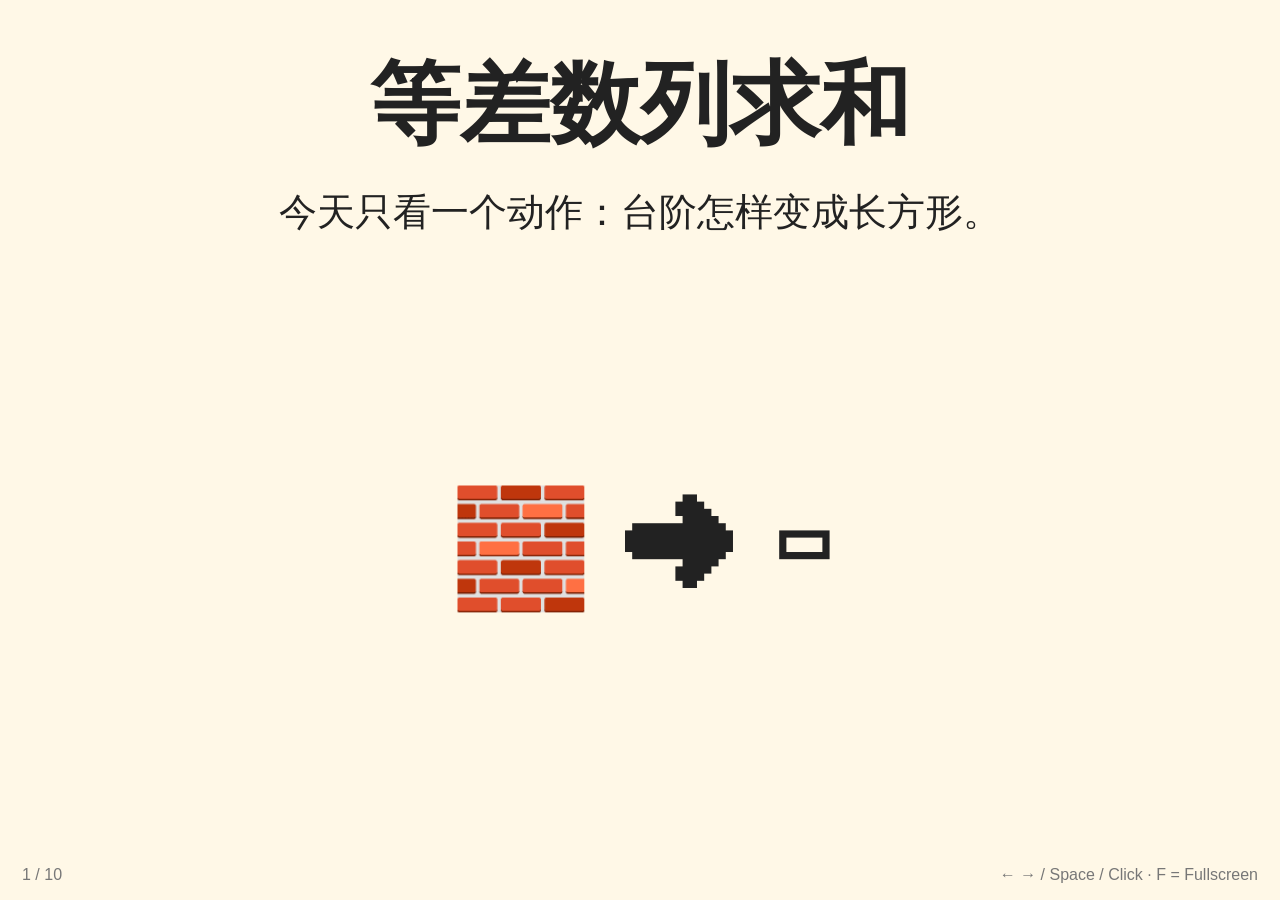
<file: lessons/arithmetic-series-staircase/index.html>
<!doctype html>
<html lang="zh-CN">
<head>
  <meta charset="utf-8" />
  <meta name="viewport" content="width=device-width, initial-scale=1" />
  <title>等差数列求和：台阶变长方形</title>
  <link rel="stylesheet" href="../../assets/story-deck.css" />
  <style>
    .stair-wrap {
      display: inline-flex;
      flex-direction: column;
      align-items: flex-start;
      gap: 4px;
      padding: 28px;
      background: #fff;
      border: 4px solid #222;
      border-radius: 24px;
      box-shadow: 0 8px 0 rgba(0,0,0,.16);
    }

    .stair-row { display: flex; gap: 4px; }

    .tiny-block {
      width: 34px;
      height: 34px;
      border: 2px solid #222;
      background: #ffcb69;
      border-radius: 5px;
    }

    .transform-stage {
      width: min(1050px, 92vw);
      height: min(590px, 64vh);
      background: #fff;
      border: 4px solid #222;
      border-radius: 28px;
      box-shadow: 0 8px 0 rgba(0,0,0,.16);
      position: relative;
      overflow: hidden;
    }

    .transform-stage svg {
      width: 100%;
      height: 100%;
      display: block;
    }

    .sq-a { fill: #ffcb69; stroke: #222; stroke-width: 2; }
    .sq-b { fill: #8ecae6; stroke: #222; stroke-width: 2; }
    .copy-layer { mix-blend-mode: multiply; }
    .sq-ghost { fill: none; stroke: #1565c0; stroke-width: 3; stroke-dasharray: 8 8; opacity: .45; }
    .rotation-center { fill: #d00000; opacity: 0; }
    .rect-outline { fill: none; stroke: #fb8500; stroke-width: 5; stroke-linejoin: round; }
    .svg-label {
      font: 800 24px -apple-system, BlinkMacSystemFont, "Segoe UI", "PingFang SC", "Microsoft YaHei", Arial, sans-serif;
      fill: #222;
    }
    .soft-label {
      font: 700 20px -apple-system, BlinkMacSystemFont, "Segoe UI", "PingFang SC", "Microsoft YaHei", Arial, sans-serif;
      fill: #666;
    }
    .sum-label {
      font: 900 28px -apple-system, BlinkMacSystemFont, "Segoe UI", "PingFang SC", "Microsoft YaHei", Arial, sans-serif;
      fill: #222;
    }
    .row-label {
      font: 800 18px -apple-system, BlinkMacSystemFont, "Segoe UI", "PingFang SC", "Microsoft YaHei", Arial, sans-serif;
      fill: #555;
    }

    .replay {
      position: absolute;
      right: 18px;
      bottom: 18px;
      border: 3px solid #222;
      background: #fff;
      border-radius: 999px;
      padding: 10px 18px;
      font-size: 18px;
      font-weight: 800;
      cursor: pointer;
    }

    .speed-controls {
      position: absolute;
      right: 18px;
      bottom: 68px;
      display: flex;
      gap: 8px;
      align-items: center;
      font-size: 16px;
      font-weight: 800;
      color: #555;
    }

    .speed-controls button {
      border: 2px solid #222;
      background: #fff;
      border-radius: 999px;
      padding: 6px 10px;
      font-size: 15px;
      font-weight: 900;
      cursor: pointer;
    }

    .speed-controls button.active { background: #ffcb69; }

    .animation-note {
      position: absolute;
      left: 24px;
      bottom: 16px;
      font-size: 18px;
      font-weight: 800;
      color: #555;
    }

    .count-card { min-width: min(880px, 90vw); }
    .count-grid {
      display: grid;
      grid-template-columns: 1fr auto 1fr;
      gap: 24px;
      align-items: center;
    }

    @media (max-width: 760px) {
      .tiny-block { width: 24px; height: 24px; }
      .transform-stage { height: 58vh; }
      .count-grid { grid-template-columns: 1fr; }
    }
  </style>
</head>
<body>
<div class="deck">
  <section class="slide active">
    <h1>等差数列求和</h1>
    <p class="center">今天只看一个动作：台阶怎样变成长方形。</p>
    <div class="stage"><div class="emoji">🧱 ➜ ▭</div></div>
  </section>

  <section class="slide">
    <h2>有 8 个台阶</h2>
    <p class="center">第 1 层 1 块，第 2 层 2 块……第 8 层 8 块。</p>
    <div class="stage">
      <div class="stair-wrap" aria-label="8 level staircase">
        <div class="stair-row"><div class="tiny-block"></div></div>
        <div class="stair-row"><div class="tiny-block"></div><div class="tiny-block"></div></div>
        <div class="stair-row"><div class="tiny-block"></div><div class="tiny-block"></div><div class="tiny-block"></div></div>
        <div class="stair-row"><div class="tiny-block"></div><div class="tiny-block"></div><div class="tiny-block"></div><div class="tiny-block"></div></div>
        <div class="stair-row"><div class="tiny-block"></div><div class="tiny-block"></div><div class="tiny-block"></div><div class="tiny-block"></div><div class="tiny-block"></div></div>
        <div class="stair-row"><div class="tiny-block"></div><div class="tiny-block"></div><div class="tiny-block"></div><div class="tiny-block"></div><div class="tiny-block"></div><div class="tiny-block"></div></div>
        <div class="stair-row"><div class="tiny-block"></div><div class="tiny-block"></div><div class="tiny-block"></div><div class="tiny-block"></div><div class="tiny-block"></div><div class="tiny-block"></div><div class="tiny-block"></div></div>
        <div class="stair-row"><div class="tiny-block"></div><div class="tiny-block"></div><div class="tiny-block"></div><div class="tiny-block"></div><div class="tiny-block"></div><div class="tiny-block"></div><div class="tiny-block"></div><div class="tiny-block"></div></div>
      </div>
    </div>
  </section>

  <section class="slide">
    <h2>问题</h2>
    <div class="stage"><div class="formula big">1 + 2 + 3 + 4 + 5 + 6 + 7 + 8 = ?</div></div>
    <p class="center">一个一个数可以，但太慢。有没有更好数的形状？</p>
  </section>

  <section class="slide transform-slide">
    <h2>复制同一个台阶，旋转后直接到位</h2>
    <p class="center">蓝色是黄色台阶的半透明复制品；重叠时还能看到下面的黄色。</p>
    <div class="stage">
      <div class="transform-stage" id="transformStage" aria-label="staircase duplicate animation">
        <svg id="stairSvg" viewBox="0 0 760 440" role="img" aria-label="A staircase is duplicated and rotated once to complete a rectangle"></svg>
        <div class="animation-note">原来的台阶：1 + 2 + 3 + 4 + 5 + 6 + 7 + 8</div>
        <div class="speed-controls" onclick="event.stopPropagation()">
          速度
          <button type="button" data-speed="9000">慢</button>
          <button type="button" data-speed="6500" class="active">中</button>
          <button type="button" data-speed="4200">快</button>
        </div>
        <button class="replay" type="button" onclick="replayTransform(event)">重播动画</button>
      </div>
    </div>
  </section>

  <section class="slide">
    <h2>现在它很好数</h2>
    <div class="stage">
      <div class="card count-card">
        <div class="count-grid">
          <div class="med center">8 行</div>
          <div class="big">×</div>
          <div class="med center">每行 9 块</div>
        </div>
        <p class="center big">8 × 9 = 72</p>
      </div>
    </div>
    <p class="center">但注意：这个长方形包含了两个一样的台阶。</p>
  </section>

  <section class="slide">
    <h2>所以只要一半</h2>
    <div class="stage"><div class="formula big">72 ÷ 2 = 36</div></div>
    <p class="center">原来的一个台阶，就是 36 块。</p>
  </section>

  <section class="slide">
    <h2>答案</h2>
    <div class="stage"><div class="formula big">1 + 2 + ... + 8 = 36</div></div>
  </section>

  <section class="slide">
    <h2>真正应该记住的不是答案</h2>
    <div class="stage"><div class="note"><p class="big">台阶 × 2 = 长方形</p><p>一个台阶 = 长方形 ÷ 2</p></div></div>
  </section>

  <section class="slide">
    <h2>推广</h2>
    <div class="stage"><div class="note"><p class="big">1 + 2 + ... + n</p><p>复制一份，拼成 n 行，每行 n+1 个。</p><p class="big">n × (n + 1) ÷ 2</p></div></div>
  </section>

  <section class="slide">
    <h2>更一般的公式</h2>
    <div class="stage"><div class="note"><p class="big">总和 = (首项 + 末项) × 项数 ÷ 2</p><p>本质上就是：两个相同的序列拼成一个长方形。</p></div></div>
  </section>
</div>
<script src="../../assets/story-deck.js"></script>
<script>
  const SVG_NS = 'http://www.w3.org/2000/svg';
  const CELL = 34;
  const GAP = 4;
  const STEP = CELL + GAP;
  const N = 8;
  const BASE_X = 172;
  const BASE_Y = 72;
  const FINAL_WIDTH = N * STEP + CELL;
  const FINAL_HEIGHT = (N - 1) * STEP + CELL;
  const ROTATE_CX = BASE_X + FINAL_WIDTH / 2;
  const ROTATE_CY = BASE_Y + FINAL_HEIGHT / 2;
  let stairAnimationId = null;
  let stairDuration = 6500;

  function clamp01(value) {
    return Math.max(0, Math.min(1, value));
  }

  function svgEl(name, attrs = {}, text = '') {
    const node = document.createElementNS(SVG_NS, name);
    Object.entries(attrs).forEach(([key, value]) => node.setAttribute(key, value));
    if (text) node.textContent = text;
    return node;
  }

  function addBlock(group, x, y, className) {
    group.appendChild(svgEl('rect', { class: className, x, y, width: CELL, height: CELL, rx: 4 }));
  }

  function buildStairGroup(className) {
    const group = svgEl('g');
    for (let row = 0; row < N; row++) {
      for (let col = 0; col <= row; col++) {
        addBlock(group, BASE_X + col * STEP, BASE_Y + row * STEP, className);
      }
    }
    return group;
  }

  function easeInOut(t) {
    const x = clamp01(t);
    return x < 0.5 ? 2 * x * x : 1 - Math.pow(-2 * x + 2, 2) / 2;
  }

  function setCopyTransform(copy, progress) {
    let opacity = 0.62;
    let rotation = 0;

    if (progress < 0.14) {
      opacity = 0.62 * clamp01(progress / 0.14);
    }

    if (progress >= 0.16) {
      const rotationProgress = clamp01((progress - 0.16) / 0.74);
      rotation = easeInOut(rotationProgress) * 180;
    }

    if (progress >= 0.90) {
      rotation = 180;
      const opacityProgress = clamp01((progress - 0.90) / 0.10);
      opacity = 0.62 + opacityProgress * 0.28;
    }

    if (progress >= 1) {
      rotation = 180;
      opacity = 0.90;
    }

    copy.setAttribute('opacity', opacity.toFixed(3));
    copy.setAttribute('transform', `rotate(${rotation.toFixed(3)} ${ROTATE_CX} ${ROTATE_CY})`);
  }

  function drawStairScene() {
    const svg = document.getElementById('stairSvg');
    if (!svg) return;
    svg.innerHTML = '';

    svg.appendChild(svgEl('text', { x: 70, y: 44, class: 'sum-label' }, '1 + 2 + 3 + 4 + 5 + 6 + 7 + 8'));
    svg.appendChild(svgEl('text', { x: 70, y: 74, class: 'soft-label' }, '每一行比上一行多 1 块，所以它是一个台阶。'));
    svg.appendChild(svgEl('text', { x: 470, y: 44, class: 'soft-label', id: 'phaseText' }, '第 1 步：复制品先和原台阶重叠'));

    for (let row = 0; row < N; row++) {
      svg.appendChild(svgEl('text', { x: BASE_X - 34, y: BASE_Y + row * STEP + 23, class: 'row-label', 'text-anchor': 'middle' }, String(row + 1)));
    }

    const original = buildStairGroup('sq-a');
    original.setAttribute('id', 'originalStair');
    svg.appendChild(original);

    const copy = buildStairGroup('sq-b copy-layer');
    copy.setAttribute('id', 'copyStair');
    copy.setAttribute('opacity', '0');
    copy.setAttribute('transform', `rotate(0 ${ROTATE_CX} ${ROTATE_CY})`);
    svg.appendChild(copy);

    svg.appendChild(svgEl('circle', { class: 'rotation-center', cx: ROTATE_CX, cy: ROTATE_CY, r: 4 }));

    const ghost = svgEl('rect', { class: 'sq-ghost', x: BASE_X, y: BASE_Y, width: FINAL_WIDTH, height: FINAL_HEIGHT, rx: 8 });
    svg.appendChild(ghost);

    const outline = svgEl('rect', {
      id: 'rectangleOutline', class: 'rect-outline', x: BASE_X - 6, y: BASE_Y - 6,
      width: FINAL_WIDTH + 12, height: FINAL_HEIGHT + 12, rx: 10, opacity: 0
    });
    svg.appendChild(outline);
  }

  function replayTransform(event) {
    if (event) event.stopPropagation();
    const copy = document.getElementById('copyStair');
    const outline = document.getElementById('rectangleOutline');
    const phaseText = document.getElementById('phaseText');
    if (!copy || !outline || !phaseText) return;
    if (stairAnimationId) cancelAnimationFrame(stairAnimationId);

    const start = performance.now();

    function frame(now) {
      const progress = Math.min((now - start) / stairDuration, 1);
      setCopyTransform(copy, progress);

      if (progress < 0.16) {
        phaseText.textContent = '第 1 步：复制品先和原台阶重叠，能看到下面还有黄色';
        outline.setAttribute('opacity', '0');
      } else if (progress < 0.90) {
        phaseText.textContent = '第 2 步：复制品只绕一个固定中心旋转，直接到位';
        outline.setAttribute('opacity', '0');
      } else {
        phaseText.textContent = '第 3 步：两个一样的台阶，刚好拼成长方形';
        outline.setAttribute('opacity', String(clamp01((progress - 0.90) / 0.10)));
      }

      if (progress < 1) stairAnimationId = requestAnimationFrame(frame);
    }

    stairAnimationId = requestAnimationFrame(frame);
  }

  function setSpeed(ms, button) {
    stairDuration = ms;
    document.querySelectorAll('[data-speed]').forEach(btn => btn.classList.toggle('active', btn === button));
    replayTransform();
  }

  document.querySelectorAll('[data-speed]').forEach(button => {
    button.addEventListener('click', event => {
      event.stopPropagation();
      setSpeed(Number(button.dataset.speed), button);
    });
  });

  drawStairScene();

  const observer = new MutationObserver(() => {
    const slide = document.querySelector('.transform-slide');
    if (slide?.classList.contains('active')) {
      drawStairScene();
      replayTransform();
    }
  });
  observer.observe(document.querySelector('.transform-slide'), { attributes: true, attributeFilter: ['class'] });
</script>
</body>
</html>
</file>
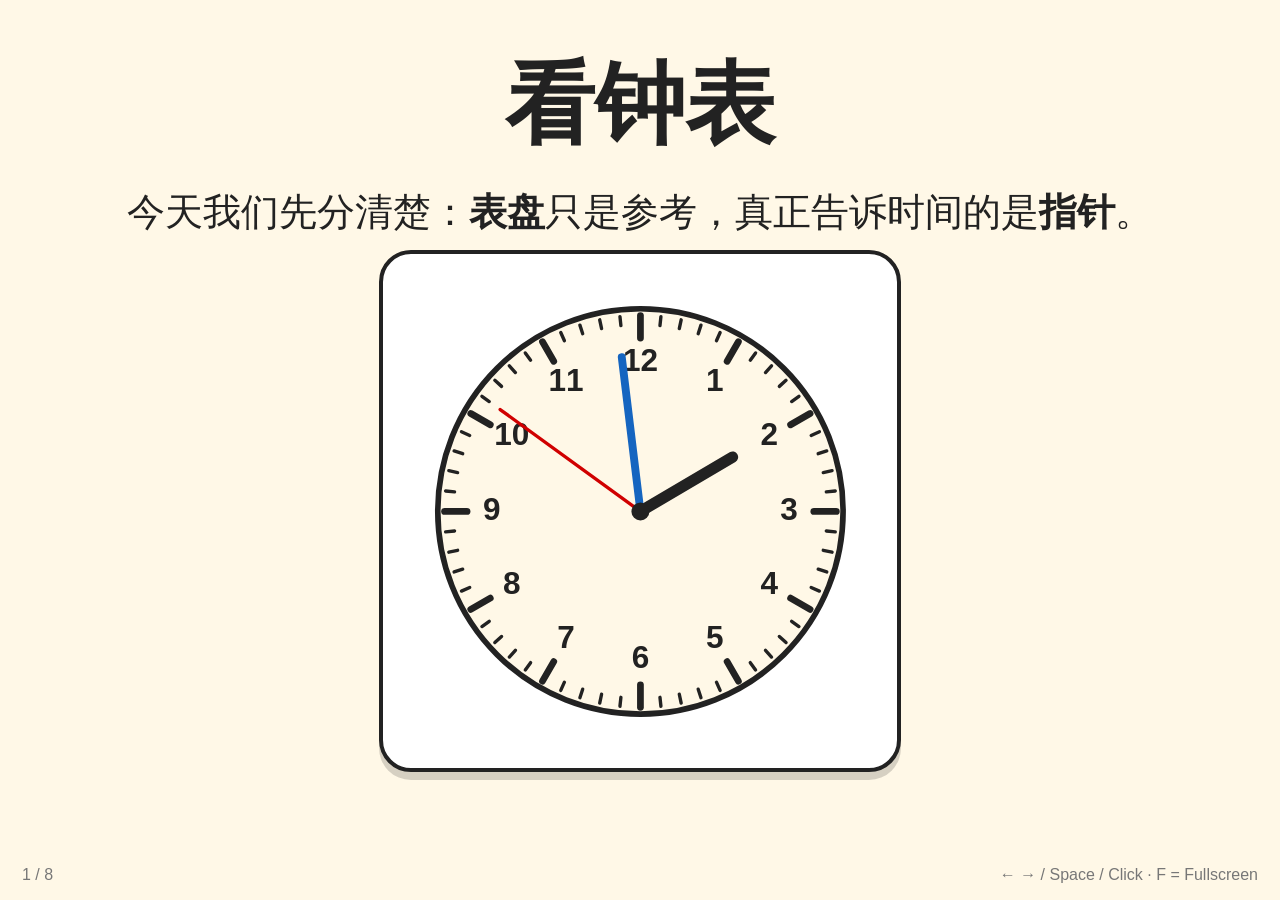
<file: lessons/clock-reading-hands/index.html>
<!doctype html>
<html lang="zh-CN">
<head>
  <meta charset="utf-8" />
  <meta name="viewport" content="width=device-width, initial-scale=1" />
  <title>看钟表：表盘和指针</title>
  <link rel="stylesheet" href="../../assets/story-deck.css" />
  <style>
    .clock-frame {
      width: min(620px, 76vw, 58vh);
      height: min(620px, 76vw, 58vh);
      display: grid;
      place-items: center;
      margin: 0 auto;
    }

    .clock-frame.wide {
      width: min(720px, 60vw, 62vh);
      height: min(720px, 60vw, 62vh);
    }

    .clock-card {
      width: 100%;
      height: 100%;
      background: #fff;
      border: 4px solid #222;
      border-radius: 32px;
      box-shadow: 0 8px 0 rgba(0,0,0,.16);
      display: grid;
      place-items: center;
    }

    .clock-card svg.clock {
      width: 92%;
      height: 92%;
      display: block;
    }

    .clock-stage {
      flex: 1;
      display: grid;
      grid-template-rows: 1fr auto;
      justify-items: center;
      align-items: center;
      gap: 16px;
      min-height: 0;
    }

    .control-slot {
      height: 72px;
      display: flex;
      align-items: center;
      justify-content: center;
    }

    .clock-face { fill: #fff8e7; stroke: #222; stroke-width: 5; }
    .tick { stroke: #222; stroke-width: 3; stroke-linecap: round; }
    .tick.major { stroke-width: 6; }
    .num { font: 900 28px -apple-system, BlinkMacSystemFont, "Segoe UI", "PingFang SC", "Microsoft YaHei", Arial, sans-serif; fill: #222; dominant-baseline: middle; text-anchor: middle; }
    .ref-num { font: 900 34px -apple-system, BlinkMacSystemFont, "Segoe UI", "PingFang SC", "Microsoft YaHei", Arial, sans-serif; fill: #222; dominant-baseline: middle; text-anchor: middle; }
    .hand-hour { stroke: #222; stroke-width: 10; stroke-linecap: round; }
    .hand-minute { stroke: #1565c0; stroke-width: 7; stroke-linecap: round; }
    .hand-second { stroke: #d00000; stroke-width: 3; stroke-linecap: round; }
    .pin { fill: #222; }
    .sweep-minute { fill: rgba(21,101,192,.20); stroke: none; }
    .sweep-hour { fill: rgba(251,133,0,.28); stroke: none; }
    .label { font: 800 24px -apple-system, BlinkMacSystemFont, "Segoe UI", "PingFang SC", "Microsoft YaHei", Arial, sans-serif; fill: #222; }
    .blue { color: #1565c0; }
    .red { color: #d00000; }
    .orange { color: #c2410c; }

    .mode-buttons {
      display: flex;
      justify-content: center;
      flex-wrap: wrap;
      gap: 14px;
    }

    .mode-buttons button, .action-btn {
      border: 4px solid #222;
      background: #fff;
      border-radius: 999px;
      padding: 12px 20px;
      font-size: 22px;
      font-weight: 900;
      cursor: pointer;
      box-shadow: 0 5px 0 rgba(0,0,0,.14);
    }

    .mode-buttons button.active { background: #ffcb69; }

    .formula-stack { display: grid; gap: 18px; width: min(1000px, 92vw); }
    .mini-equation {
      background: #fff;
      border: 4px solid #222;
      border-radius: 22px;
      padding: 18px 26px;
      font-size: clamp(28px, 4vw, 58px);
      font-weight: 900;
      text-align: center;
      box-shadow: 0 8px 0 rgba(0,0,0,.14);
    }

    .two-column {
      display: grid;
      grid-template-columns: 1fr .95fr;
      gap: 28px;
      width: min(1120px, 94vw);
      align-items: center;
      justify-items: center;
    }

    .answer-text {
      min-height: 64px;
      display: grid;
      place-items: center;
      font-size: clamp(28px, 4vw, 58px);
      font-weight: 900;
      color: #2d6a4f;
    }

    @media (max-width: 900px) {
      .two-column { grid-template-columns: 1fr; }
      .clock-frame.wide { width: min(520px, 72vw, 48vh); height: min(520px, 72vw, 48vh); }
    }
  </style>
</head>
<body>
<div class="deck">
  <section class="slide active">
    <h1>看钟表</h1>
    <p class="center">今天我们先分清楚：<b>表盘</b>只是参考，真正告诉时间的是<b>指针</b>。</p>
    <div class="clock-stage">
      <div class="clock-frame"><div id="liveFullClock" class="clock-card"></div></div>
      <div class="control-slot"></div>
    </div>
  </section>

  <section class="slide">
    <h2>同一个时间，换三种表盘</h2>
    <p class="center">点击下面按钮。注意：表盘变了，但时针、分针、秒针没有变。</p>
    <div class="clock-stage">
      <div class="clock-frame"><div id="modeClock" class="clock-card"></div></div>
      <div class="control-slot">
        <div class="mode-buttons">
          <button data-mode="full" class="active">完整数字</button>
          <button data-mode="quarter">只留 12 3 6 9</button>
          <button data-mode="blank">没有任何参考点</button>
        </div>
      </div>
    </div>
  </section>

  <section class="slide">
    <h2>第一层：完整表盘</h2>
    <p class="center">数字很多，最容易看。</p>
    <div class="clock-stage">
      <div class="clock-frame"><div id="fullClock" class="clock-card"></div></div>
      <div class="control-slot"></div>
    </div>
  </section>

  <section class="slide">
    <h2>第二层：只保留关键参考点</h2>
    <p class="center">只留下 12、3、6、9。其他位置要靠你自己想。</p>
    <div class="clock-stage">
      <div class="clock-frame"><div id="quarterClock" class="clock-card"></div></div>
      <div class="control-slot"></div>
    </div>
  </section>

  <section class="slide">
    <h2>第三层：没有表盘提示</h2>
    <p class="center">现在只看指针的位置。表盘消失了，时间关系还在。</p>
    <div class="clock-stage">
      <div class="clock-frame"><div id="blankClock" class="clock-card"></div></div>
      <div class="control-slot"></div>
    </div>
  </section>

  <section class="slide">
    <h2>9:00 到 9:30，指针怎么走？</h2>
    <p class="center">这里保留全部整点，方便看出时针到了 9 和 10 的正中间。</p>
    <div class="stage">
      <div class="two-column">
        <div class="clock-frame wide"><div id="animClock" class="clock-card"></div></div>
        <div class="formula-stack">
          <div class="mini-equation"><span class="blue">分针</span>：从 12 到 6，走半圈</div>
          <div class="mini-equation"><span class="orange">时针</span>：从 9 到 9 和 10 中间</div>
          <button class="action-btn" id="replayAnim" type="button">重播 9:00 → 9:30</button>
        </div>
      </div>
    </div>
  </section>

  <section class="slide">
    <h2>为什么 9:30 的时针不是正对 9？</h2>
    <div class="stage">
      <div class="formula-stack">
        <div class="mini-equation">30 分钟 = 半小时</div>
        <div class="mini-equation">时针也要走一点点</div>
        <div class="mini-equation">所以 9:30 的时针在 9 和 10 的中间</div>
      </div>
    </div>
  </section>

  <section class="slide">
    <h2>随机挑战</h2>
    <p class="center">先看空白表盘猜时间。点击“查看答案”后，会显示完整表盘和读数。</p>
    <div class="clock-stage">
      <div class="clock-frame"><div id="randomClock" class="clock-card"></div></div>
      <div class="control-slot">
        <div class="mode-buttons">
          <button class="action-btn" id="showAnswer" type="button">查看答案</button>
          <button class="action-btn" id="newRandom" type="button">换一个随机时间</button>
        </div>
      </div>
      <div class="answer-text" id="answerText"></div>
    </div>
  </section>
</div>
<script src="../../assets/story-deck.js"></script>
<script>
  const NS = 'http://www.w3.org/2000/svg';

  function polar(cx, cy, r, deg) {
    const rad = (deg - 90) * Math.PI / 180;
    return [cx + r * Math.cos(rad), cy + r * Math.sin(rad)];
  }

  function handAngle(type, h, m, s) {
    if (type === 'hour') return ((h % 12) + m / 60 + s / 3600) * 30;
    if (type === 'minute') return (m + s / 60) * 6;
    return s * 6;
  }

  function el(name, attrs = {}, text = '') {
    const node = document.createElementNS(NS, name);
    for (const [k, v] of Object.entries(attrs)) node.setAttribute(k, v);
    if (text) node.textContent = text;
    return node;
  }

  function sectorPath(cx, cy, r, startDeg, endDeg) {
    const [sx, sy] = polar(cx, cy, r, startDeg);
    const [ex, ey] = polar(cx, cy, r, endDeg);
    const large = Math.abs(endDeg - startDeg) > 180 ? 1 : 0;
    return `M ${cx} ${cy} L ${sx} ${sy} A ${r} ${r} 0 ${large} 1 ${ex} ${ey} Z`;
  }

  function drawClock(target, options) {
    const {
      mode = 'full', h = 10, m = 10, s = 0, showSecond = true,
      minuteSweep = null, hourSweep = null, label = ''
    } = options;

    const svg = el('svg', { class: 'clock', viewBox: '0 0 420 420', role: 'img' });
    const cx = 210, cy = 210;

    svg.appendChild(el('circle', { class: 'clock-face', cx, cy, r: 180 }));

    if (minuteSweep) svg.appendChild(el('path', { class: 'sweep-minute', d: sectorPath(cx, cy, 160, minuteSweep[0], minuteSweep[1]) }));
    if (hourSweep) svg.appendChild(el('path', { class: 'sweep-hour', d: sectorPath(cx, cy, 112, hourSweep[0], hourSweep[1]) }));

    if (mode !== 'blank') {
      for (let i = 0; i < 60; i++) {
        const major = i % 5 === 0;
        if (mode === 'quarter' && !(i === 0 || i === 15 || i === 30 || i === 45)) continue;
        const r1 = major ? 154 : 166;
        const r2 = 174;
        const [x1, y1] = polar(cx, cy, r1, i * 6);
        const [x2, y2] = polar(cx, cy, r2, i * 6);
        svg.appendChild(el('line', { class: major ? 'tick major' : 'tick', x1, y1, x2, y2 }));
      }
    }

    if (mode === 'full' || mode === 'quarter') {
      const nums = mode === 'full' ? [1,2,3,4,5,6,7,8,9,10,11,12] : [12,3,6,9];
      nums.forEach(n => {
        const deg = n % 12 * 30;
        const [x, y] = polar(cx, cy, 132, deg);
        svg.appendChild(el('text', { class: mode === 'full' ? 'num' : 'ref-num', x, y }, String(n)));
      });
    }

    const ha = handAngle('hour', h, m, s);
    const ma = handAngle('minute', h, m, s);
    const sa = handAngle('second', h, m, s);
    const [hx, hy] = polar(cx, cy, 95, ha);
    const [mx, my] = polar(cx, cy, 138, ma);
    const [sx, sy] = polar(cx, cy, 154, sa);

    svg.appendChild(el('line', { class: 'hand-hour', x1: cx, y1: cy, x2: hx, y2: hy }));
    svg.appendChild(el('line', { class: 'hand-minute', x1: cx, y1: cy, x2: mx, y2: my }));
    if (showSecond) svg.appendChild(el('line', { class: 'hand-second', x1: cx, y1: cy, x2: sx, y2: sy }));
    svg.appendChild(el('circle', { class: 'pin', cx, cy, r: 8 }));
    if (label) svg.appendChild(el('text', { class: 'label', x: cx, y: 395, 'text-anchor': 'middle' }, label));

    target.innerHTML = '';
    target.appendChild(svg);
  }

  function currentParts() {
    const d = new Date();
    return { h: d.getHours(), m: d.getMinutes(), s: d.getSeconds() };
  }

  function tickLive() {
    const t = currentParts();
    const live = document.getElementById('liveFullClock');
    const full = document.getElementById('fullClock');
    const quarter = document.getElementById('quarterClock');
    const blank = document.getElementById('blankClock');
    const modeClock = document.getElementById('modeClock');

    if (live) drawClock(live, { ...t, mode: 'full', showSecond: true });
    if (full) drawClock(full, { ...t, mode: 'full', showSecond: true });
    if (quarter) drawClock(quarter, { ...t, mode: 'quarter', showSecond: true });
    if (blank) drawClock(blank, { ...t, mode: 'blank', showSecond: true });
    if (modeClock) drawClock(modeClock, { ...t, mode: window.clockMode || 'full', showSecond: true });
  }

  window.clockMode = 'full';
  document.querySelectorAll('[data-mode]').forEach(btn => {
    btn.addEventListener('click', e => {
      e.stopPropagation();
      window.clockMode = btn.dataset.mode;
      document.querySelectorAll('[data-mode]').forEach(b => b.classList.toggle('active', b === btn));
      tickLive();
    });
  });

  let animStart = 0;
  function drawAnimationFrame(now) {
    const target = document.getElementById('animClock');
    if (!target) return;
    if (!animStart) animStart = now;
    const elapsed = (now - animStart) % 5200;
    const p = Math.min(elapsed / 3600, 1);
    const minutes = 30 * p;
    drawClock(target, {
      mode: 'full', h: 9, m: minutes, s: 0, showSecond: false,
      minuteSweep: [0, 180 * p],
      hourSweep: [270, 270 + 15 * p],
      label: `9:${String(Math.round(minutes)).padStart(2, '0')}`
    });
    requestAnimationFrame(drawAnimationFrame);
  }

  document.getElementById('replayAnim')?.addEventListener('click', e => {
    e.stopPropagation();
    animStart = performance.now();
  });

  let randomState = { h: 12, m: 5, s: 0, revealed: false };

  function formatTime(t) {
    return `${String(t.h).padStart(2, '0')}:${String(t.m).padStart(2, '0')}`;
  }

  function randomTime() {
    const h = Math.floor(Math.random() * 12) + 1;
    const m = Math.floor(Math.random() * 12) * 5;
    return { h, m, s: 0, revealed: false };
  }

  function drawRandom() {
    const target = document.getElementById('randomClock');
    const answer = document.getElementById('answerText');
    if (!target) return;
    drawClock(target, { ...randomState, mode: randomState.revealed ? 'full' : 'blank', showSecond: false });
    if (answer) answer.textContent = randomState.revealed ? `答案：${formatTime(randomState)}` : '';
  }

  document.getElementById('newRandom')?.addEventListener('click', e => {
    e.stopPropagation();
    randomState = randomTime();
    drawRandom();
  });

  document.getElementById('showAnswer')?.addEventListener('click', e => {
    e.stopPropagation();
    randomState.revealed = true;
    drawRandom();
  });

  tickLive();
  setInterval(tickLive, 1000);
  randomState = randomTime();
  drawRandom();
  requestAnimationFrame(drawAnimationFrame);
</script>
</body>
</html>
</file>
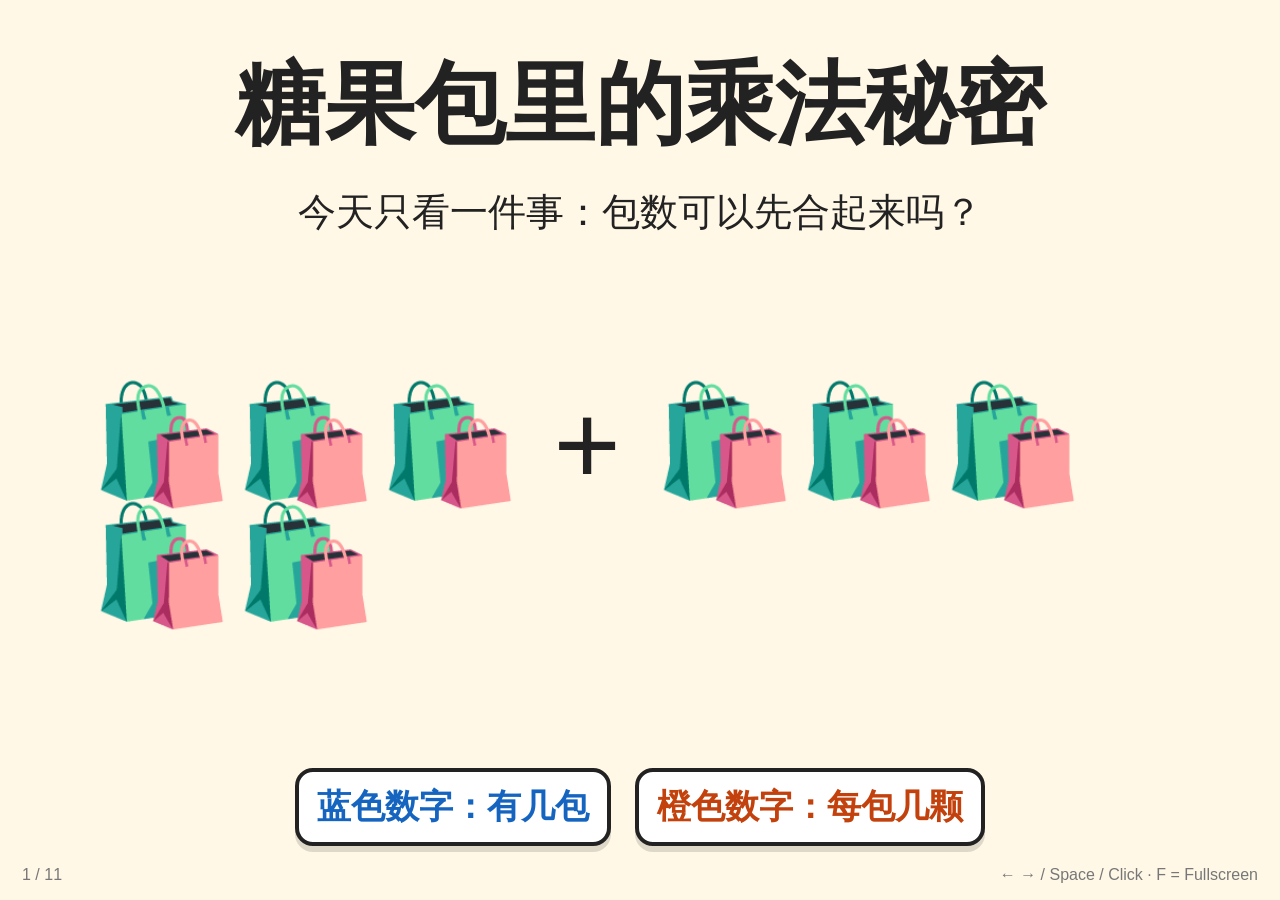
<file: lessons/distributive-candy-bags/index.html>
<!doctype html>
<html lang="zh-CN">
<head>
  <meta charset="utf-8" />
  <meta name="viewport" content="width=device-width, initial-scale=1" />
  <title>乘法分配律：糖果包</title>
  <link rel="stylesheet" href="../../assets/story-deck.css" />
  <style>
    .legend {
      display: flex;
      justify-content: center;
      gap: 24px;
      flex-wrap: wrap;
      margin-top: 8px;
    }

    .legend-item {
      background: #fff;
      border: 4px solid #222;
      border-radius: 18px;
      padding: 12px 18px;
      font-size: clamp(22px, 3vw, 34px);
      font-weight: 900;
      box-shadow: 0 6px 0 rgba(0,0,0,.13);
    }

    .bag-count { color: #1565c0; }
    .per-bag { color: #c2410c; }
    .total { color: #2d6a4f; }

    .bag-row {
      display: flex;
      flex-wrap: wrap;
      justify-content: center;
      gap: 18px;
      width: min(1060px, 92vw);
    }

    .bag {
      width: 118px;
      min-height: 152px;
      background: #fff;
      border: 4px solid #222;
      border-radius: 24px;
      box-shadow: 0 7px 0 rgba(0,0,0,.14);
      display: grid;
      align-content: center;
      justify-items: center;
      gap: 8px;
      padding: 12px;
      font-weight: 900;
      font-size: 22px;
    }

    .dad { background: #ffcb69; }
    .mom { background: #8ecae6; }
    .candy-six { font-size: 27px; line-height: 1.15; }

    .visual-equation {
      display: grid;
      gap: 22px;
      width: min(1080px, 94vw);
      justify-items: center;
    }

    .term {
      width: 100%;
      background: #fff;
      border: 4px solid #222;
      border-radius: 24px;
      padding: 18px 24px;
      box-shadow: 0 8px 0 rgba(0,0,0,.14);
      display: flex;
      align-items: center;
      justify-content: center;
      gap: 18px;
      flex-wrap: wrap;
      font-size: clamp(28px, 4vw, 58px);
      font-weight: 900;
      text-align: center;
    }

    .term.small { font-size: clamp(24px, 3.4vw, 46px); }
    .math-symbol { color: #222; }

    .mini-equation {
      background: #fff;
      border: 4px solid #222;
      border-radius: 22px;
      padding: 18px 26px;
      font-size: clamp(28px, 4vw, 58px);
      font-weight: 900;
      text-align: center;
      box-shadow: 0 8px 0 rgba(0,0,0,.14);
    }

    .same-pack {
      outline: 7px solid #fb8500;
      outline-offset: 6px;
    }

    .arrow-big {
      font-size: clamp(52px, 7vw, 96px);
      font-weight: 900;
    }

    .two-column {
      display: grid;
      grid-template-columns: 1fr 1fr;
      gap: 26px;
      width: min(1080px, 94vw);
      align-items: start;
    }

    @media (max-width: 860px) {
      .two-column { grid-template-columns: 1fr; }
      .bag { width: 94px; min-height: 128px; }
    }
  </style>
</head>
<body>
<div class="deck">
  <section class="slide active">
    <h1>糖果包里的乘法秘密</h1>
    <p class="center">今天只看一件事：包数可以先合起来吗？</p>
    <div class="stage"><div class="emoji">🛍️🛍️🛍️ + 🛍️🛍️🛍️🛍️🛍️</div></div>
    <div class="legend">
      <div class="legend-item bag-count">蓝色数字：有几包</div>
      <div class="legend-item per-bag">橙色数字：每包几颗</div>
    </div>
  </section>

  <section class="slide">
    <h2>爸爸回家了</h2>
    <p class="center">爸爸带了 <span class="bag-count">3 包</span>，每包 <span class="per-bag">6 颗</span>。</p>
    <div class="stage">
      <div class="bag-row">
        <div class="bag dad"><div>爸爸</div><div class="candy-six">🍬🍬🍬<br>🍬🍬🍬</div><div><span class="per-bag">6颗</span></div></div>
        <div class="bag dad"><div>爸爸</div><div class="candy-six">🍬🍬🍬<br>🍬🍬🍬</div><div><span class="per-bag">6颗</span></div></div>
        <div class="bag dad"><div>爸爸</div><div class="candy-six">🍬🍬🍬<br>🍬🍬🍬</div><div><span class="per-bag">6颗</span></div></div>
      </div>
    </div>
    <p class="center med"><span class="bag-count">🛍️🛍️🛍️ = 3 包</span></p>
  </section>

  <section class="slide">
    <h2>妈妈也回家了</h2>
    <p class="center">妈妈带了 <span class="bag-count">5 包</span>，每包也是 <span class="per-bag">6 颗</span>。</p>
    <div class="stage">
      <div class="bag-row">
        <div class="bag mom"><div>妈妈</div><div class="candy-six">🍬🍬🍬<br>🍬🍬🍬</div><div><span class="per-bag">6颗</span></div></div>
        <div class="bag mom"><div>妈妈</div><div class="candy-six">🍬🍬🍬<br>🍬🍬🍬</div><div><span class="per-bag">6颗</span></div></div>
        <div class="bag mom"><div>妈妈</div><div class="candy-six">🍬🍬🍬<br>🍬🍬🍬</div><div><span class="per-bag">6颗</span></div></div>
        <div class="bag mom"><div>妈妈</div><div class="candy-six">🍬🍬🍬<br>🍬🍬🍬</div><div><span class="per-bag">6颗</span></div></div>
        <div class="bag mom"><div>妈妈</div><div class="candy-six">🍬🍬🍬<br>🍬🍬🍬</div><div><span class="per-bag">6颗</span></div></div>
      </div>
    </div>
    <p class="center med"><span class="bag-count">🛍️🛍️🛍️🛍️🛍️ = 5 包</span></p>
  </section>

  <section class="slide">
    <h2>先分开数，也可以</h2>
    <p class="center">先看爸爸的，再看妈妈的。</p>
    <div class="stage">
      <div class="two-column">
        <div class="term small"><span class="bag-count">🛍️🛍️🛍️</span><span class="math-symbol">×</span><span class="per-bag">🍬🍬🍬🍬🍬🍬</span><span class="math-symbol">=</span><span class="total">18</span></div>
        <div class="term small"><span class="bag-count">🛍️🛍️🛍️🛍️🛍️</span><span class="math-symbol">×</span><span class="per-bag">🍬🍬🍬🍬🍬🍬</span><span class="math-symbol">=</span><span class="total">30</span></div>
      </div>
    </div>
  </section>

  <section class="slide">
    <h2>把图变成数字</h2>
    <p class="center">这一步是翻译，不是新的计算。</p>
    <div class="stage">
      <div class="visual-equation">
        <div class="term"><span class="bag-count">🛍️🛍️🛍️</span><span class="math-symbol">×</span><span class="per-bag">🍬🍬🍬🍬🍬🍬</span><span class="math-symbol">→</span><span><span class="bag-count">3</span> × <span class="per-bag">6</span></span></div>
        <div class="term"><span class="bag-count">🛍️🛍️🛍️🛍️🛍️</span><span class="math-symbol">×</span><span class="per-bag">🍬🍬🍬🍬🍬🍬</span><span class="math-symbol">→</span><span><span class="bag-count">5</span> × <span class="per-bag">6</span></span></div>
      </div>
    </div>
  </section>

  <section class="slide">
    <h2>分开数的结果</h2>
    <div class="stage">
      <div class="visual-equation">
        <div class="term"><span class="bag-count">3</span> × <span class="per-bag">6</span> = <span class="total">18</span></div>
        <div class="term"><span class="bag-count">5</span> × <span class="per-bag">6</span> = <span class="total">30</span></div>
        <div class="term"><span class="total">18 + 30 = 48</span></div>
      </div>
    </div>
  </section>

  <section class="slide">
    <h2>还有更简单的看法</h2>
    <p class="center">观察所有糖包。真正相同的是：<span class="per-bag">每包都是 6 颗</span>。</p>
    <div class="stage">
      <div class="bag-row same-pack">
        <div class="bag dad"><div>爸</div><div class="candy-six">🍬🍬🍬<br>🍬🍬🍬</div><div><span class="per-bag">6</span></div></div>
        <div class="bag dad"><div>爸</div><div class="candy-six">🍬🍬🍬<br>🍬🍬🍬</div><div><span class="per-bag">6</span></div></div>
        <div class="bag dad"><div>爸</div><div class="candy-six">🍬🍬🍬<br>🍬🍬🍬</div><div><span class="per-bag">6</span></div></div>
        <div class="bag mom"><div>妈</div><div class="candy-six">🍬🍬🍬<br>🍬🍬🍬</div><div><span class="per-bag">6</span></div></div>
        <div class="bag mom"><div>妈</div><div class="candy-six">🍬🍬🍬<br>🍬🍬🍬</div><div><span class="per-bag">6</span></div></div>
        <div class="bag mom"><div>妈</div><div class="candy-six">🍬🍬🍬<br>🍬🍬🍬</div><div><span class="per-bag">6</span></div></div>
        <div class="bag mom"><div>妈</div><div class="candy-six">🍬🍬🍬<br>🍬🍬🍬</div><div><span class="per-bag">6</span></div></div>
        <div class="bag mom"><div>妈</div><div class="candy-six">🍬🍬🍬<br>🍬🍬🍬</div><div><span class="per-bag">6</span></div></div>
      </div>
    </div>
  </section>

  <section class="slide">
    <h2>先合并包数</h2>
    <p class="center">因为每包一样多，所以可以先只数袋子。</p>
    <div class="stage">
      <div class="visual-equation">
        <div class="term"><span class="bag-count">🛍️🛍️🛍️</span><span class="math-symbol">+</span><span class="bag-count">🛍️🛍️🛍️🛍️🛍️</span></div>
        <div class="arrow-big">↓</div>
        <div class="term"><span class="bag-count">3 包 + 5 包 = 8 包</span></div>
      </div>
    </div>
  </section>

  <section class="slide">
    <h2>再乘每包 6 颗</h2>
    <div class="stage">
      <div class="visual-equation">
        <div class="term"><span class="bag-count">8 包</span><span class="math-symbol">×</span><span class="per-bag">每包 6 颗</span></div>
        <div class="term"><span class="bag-count">8</span> × <span class="per-bag">6</span> = <span class="total">48</span></div>
      </div>
    </div>
  </section>

  <section class="slide">
    <h2>两种数法，是同一件事</h2>
    <div class="stage">
      <div class="visual-equation">
        <div class="term small"><span class="bag-count">🛍️🛍️🛍️</span> × <span class="per-bag">6颗</span> + <span class="bag-count">🛍️🛍️🛍️🛍️🛍️</span> × <span class="per-bag">6颗</span></div>
        <div class="arrow-big">=</div>
        <div class="term small">(<span class="bag-count">🛍️🛍️🛍️</span> + <span class="bag-count">🛍️🛍️🛍️🛍️🛍️</span>) × <span class="per-bag">6颗</span></div>
        <div class="term"><span class="bag-count">3</span>×<span class="per-bag">6</span> + <span class="bag-count">5</span>×<span class="per-bag">6</span> = (<span class="bag-count">3</span>+<span class="bag-count">5</span>)×<span class="per-bag">6</span></div>
      </div>
    </div>
  </section>

  <section class="slide">
    <h2>最后记住这个画面</h2>
    <p class="center">不要只记数字，要记住“同样大小的包可以先合起来”。</p>
    <div class="stage">
      <div class="visual-equation">
        <div class="term small"><span class="bag-count">爸爸 3 包</span> + <span class="bag-count">妈妈 5 包</span> → <span class="bag-count">一共 8 包</span></div>
        <div class="bag-row same-pack">
          <div class="bag dad"><div>爸</div><div class="candy-six">🍬🍬🍬<br>🍬🍬🍬</div><div><span class="per-bag">6</span></div></div>
          <div class="bag dad"><div>爸</div><div class="candy-six">🍬🍬🍬<br>🍬🍬🍬</div><div><span class="per-bag">6</span></div></div>
          <div class="bag dad"><div>爸</div><div class="candy-six">🍬🍬🍬<br>🍬🍬🍬</div><div><span class="per-bag">6</span></div></div>
          <div class="bag mom"><div>妈</div><div class="candy-six">🍬🍬🍬<br>🍬🍬🍬</div><div><span class="per-bag">6</span></div></div>
          <div class="bag mom"><div>妈</div><div class="candy-six">🍬🍬🍬<br>🍬🍬🍬</div><div><span class="per-bag">6</span></div></div>
          <div class="bag mom"><div>妈</div><div class="candy-six">🍬🍬🍬<br>🍬🍬🍬</div><div><span class="per-bag">6</span></div></div>
          <div class="bag mom"><div>妈</div><div class="candy-six">🍬🍬🍬<br>🍬🍬🍬</div><div><span class="per-bag">6</span></div></div>
          <div class="bag mom"><div>妈</div><div class="candy-six">🍬🍬🍬<br>🍬🍬🍬</div><div><span class="per-bag">6</span></div></div>
        </div>
        <div class="term"><span class="bag-count">8 包</span> × <span class="per-bag">6 颗</span> = <span class="total">48 颗</span></div>
      </div>
    </div>
  </section>
</div>
<script src="../../assets/story-deck.js"></script>
</body>
</html>
</file>
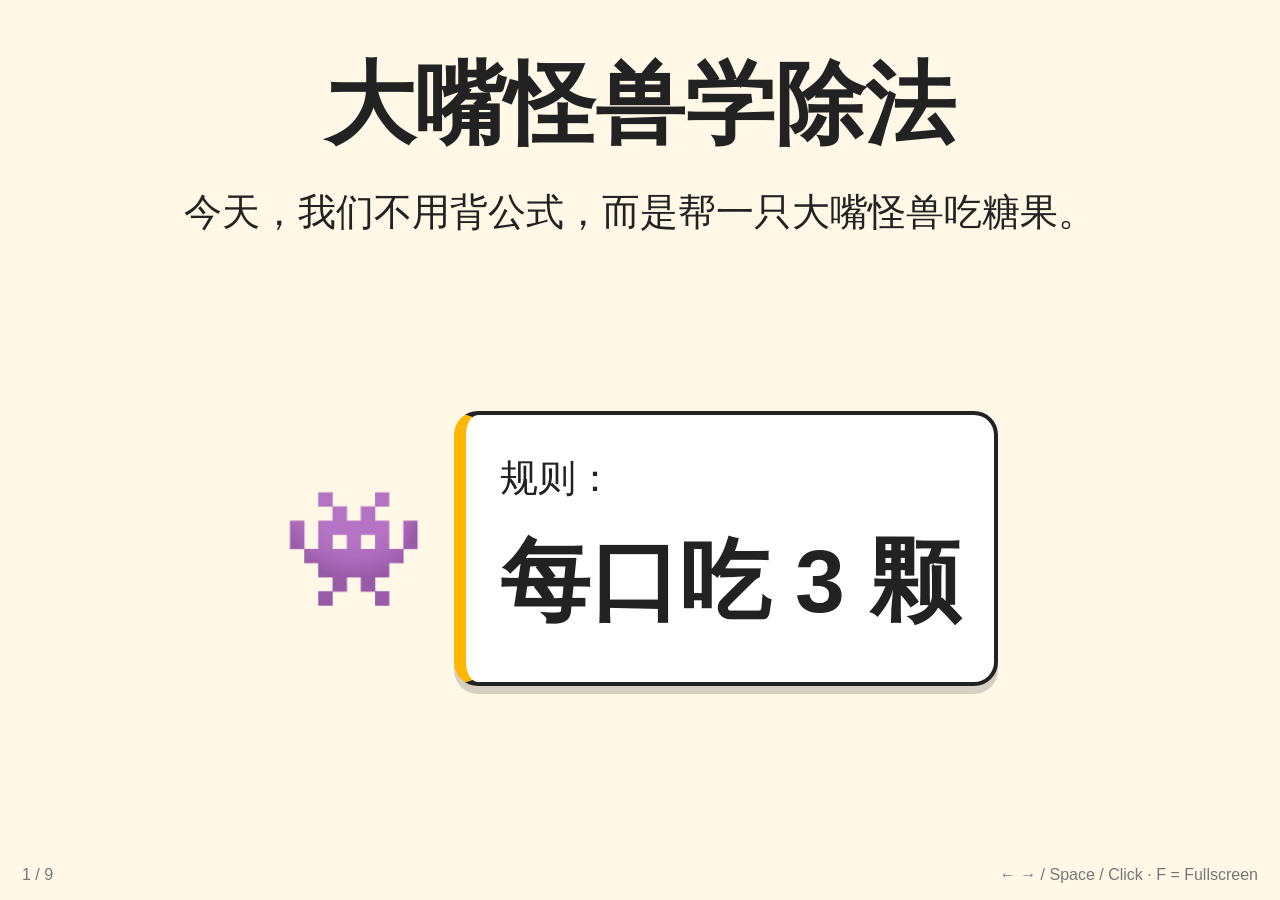
<file: lessons/division-monster/index.html>
<!doctype html>
<html lang="zh-CN">
<head>
  <meta charset="utf-8" />
  <meta name="viewport" content="width=device-width, initial-scale=1" />
  <title>除法是什么：大嘴怪兽</title>
  <link rel="stylesheet" href="../../assets/story-deck.css" />
</head>
<body>
<div class="deck">
  <section class="slide active">
    <h1>大嘴怪兽学除法</h1>
    <p class="center">今天，我们不用背公式，而是帮一只大嘴怪兽吃糖果。</p>
    <div class="stage"><div class="emoji">👾</div><div class="note"><p>规则：</p><p class="big">每口吃 3 颗</p></div></div>
  </section>

  <section class="slide">
    <h2>地上有 12 颗糖</h2>
    <p class="center">怪兽每口吃 3 颗，它能吃几口？</p>
    <div class="stage"><div class="card candy">🍬🍬🍬🍬🍬🍬<br>🍬🍬🍬🍬🍬🍬</div><div class="emoji">👾</div></div>
  </section>

  <section class="slide">
    <h2>开始吃</h2>
    <div class="stage"><div class="card med">
      第 1 口：🍬🍬🍬<br>
      第 2 口：🍬🍬🍬<br>
      第 3 口：🍬🍬🍬<br>
      第 4 口：🍬🍬🍬
    </div></div>
    <p class="center big">一共吃了 4 口</p>
  </section>

  <section class="slide">
    <h2>数学出现了</h2>
    <div class="stage"><div class="formula big">12 ÷ 3 = 4</div></div>
    <p class="center">12 颗糖，每口 3 颗，所以一共吃了 4 口。</p>
  </section>

  <section class="slide">
    <h2>再试一次：10 颗糖</h2>
    <p class="center">每口还是吃 3 颗。</p>
    <div class="stage"><div class="card candy">🍬🍬🍬🍬🍬🍬🍬🍬🍬🍬</div><div class="emoji">👾</div></div>
  </section>

  <section class="slide">
    <h2>吃呀吃……</h2>
    <div class="stage"><div class="card med">
      第 1 口：🍬🍬🍬<br>
      第 2 口：🍬🍬🍬<br>
      第 3 口：🍬🍬🍬<br><br>
      地上还剩：🍬
    </div></div>
    <p class="center med">只剩 1 颗，不够再吃一口。</p>
  </section>

  <section class="slide">
    <h2>这就是余数</h2>
    <div class="stage"><div class="formula big">10 ÷ 3 = 3 …… 1</div></div>
    <p class="center">怪兽不能再吃了，因为一口必须吃 3 颗。</p>
  </section>

  <section class="slide">
    <h2>四个数字是谁？</h2>
    <div class="stage"><table>
      <tr><th>数学名称</th><th>故事里的意思</th></tr>
      <tr><td>被除数</td><td>🍬 一共有多少颗糖</td></tr>
      <tr><td>除数</td><td>👄 每一口吃几颗</td></tr>
      <tr><td>商</td><td>😋 一共吃了几口</td></tr>
      <tr><td>余数</td><td>🍬 最后剩下几颗</td></tr>
    </table></div>
  </section>

  <section class="slide">
    <h2>最后一句话</h2>
    <div class="stage"><div class="note"><p class="big">除法 = 不停拿走固定数量</p><p>商 = 拿走了几次</p><p>余数 = 最后剩下，不够再拿一次</p></div></div>
  </section>
</div>
<script src="../../assets/story-deck.js"></script>
</body>
</html>
</file>
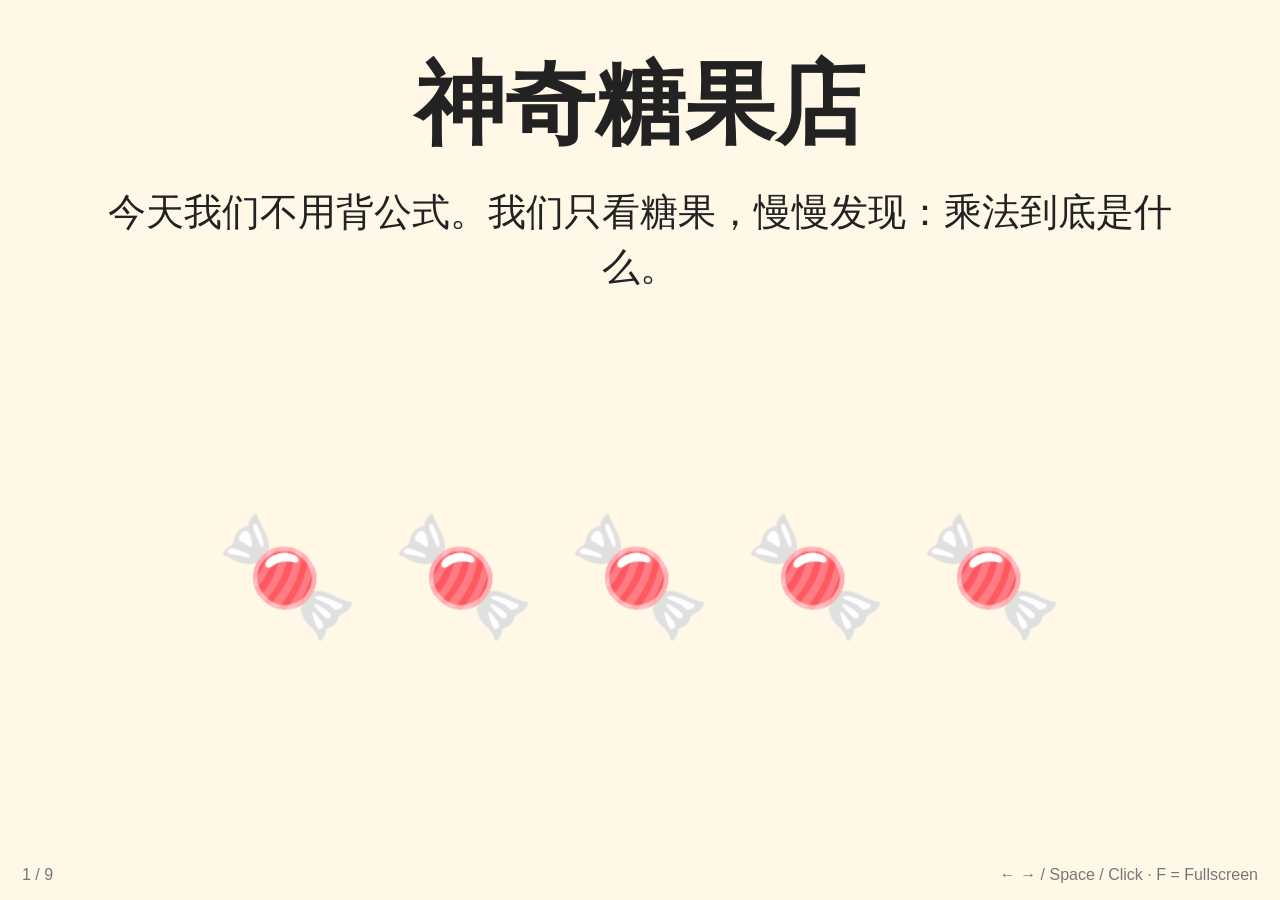
<file: lessons/multiplication-candy/index.html>
<!doctype html>
<html lang="zh-CN">
<head>
  <meta charset="utf-8" />
  <meta name="viewport" content="width=device-width, initial-scale=1" />
  <title>乘法是什么：神奇糖果店</title>
  <link rel="stylesheet" href="../../assets/story-deck.css" />
</head>
<body>
<div class="deck">
  <section class="slide active">
    <h1>神奇糖果店</h1>
    <p class="center">今天我们不用背公式。我们只看糖果，慢慢发现：乘法到底是什么。</p>
    <div class="stage"><div class="emoji">🍬 🍬 🍬 🍬 🍬</div></div>
  </section>

  <section class="slide">
    <h2>老板说：送你 5 包糖</h2>
    <p class="center">但是每一包里有几颗？先不知道。</p>
    <div class="stage"><div class="emoji">🛍️ 🛍️ 🛍️ 🛍️ 🛍️</div></div>
  </section>

  <section class="slide">
    <h2>每包 2 颗</h2>
    <div class="stage">
      <div class="grid-5">
        <div class="cell">🍬🍬</div><div class="cell">🍬🍬</div><div class="cell">🍬🍬</div><div class="cell">🍬🍬</div><div class="cell">🍬🍬</div>
      </div>
    </div>
    <p class="center med">2 + 2 + 2 + 2 + 2 = 10</p>
  </section>

  <section class="slide">
    <h2>每包 3 颗</h2>
    <div class="stage">
      <div class="grid-5">
        <div class="cell">🍬🍬🍬</div><div class="cell">🍬🍬🍬</div><div class="cell">🍬🍬🍬</div><div class="cell">🍬🍬🍬</div><div class="cell">🍬🍬🍬</div>
      </div>
    </div>
    <p class="center med">3 + 3 + 3 + 3 + 3 = 15</p>
  </section>

  <section class="slide">
    <h2>每包 4 颗</h2>
    <div class="stage">
      <div class="grid-5">
        <div class="cell">🍬🍬🍬🍬</div><div class="cell">🍬🍬🍬🍬</div><div class="cell">🍬🍬🍬🍬</div><div class="cell">🍬🍬🍬🍬</div><div class="cell">🍬🍬🍬🍬</div>
      </div>
    </div>
    <p class="center med">4 + 4 + 4 + 4 + 4 = 20</p>
  </section>

  <section class="slide">
    <h2>发现规律了吗？</h2>
    <div class="stage">
      <div class="note"><p>一直都是：</p><p class="big">5 包</p><p>每包一样多。</p></div>
      <div class="note"><p>也就是：</p><p class="big">重复加法</p></div>
    </div>
  </section>

  <section class="slide">
    <h2>这样写太长了</h2>
    <div class="stage"><div class="formula med">4 + 4 + 4 + 4 + 4</div><div class="big">➡</div><div class="formula med">5 × 4</div></div>
    <p class="center">意思是：有 5 组，每组 4 个。</p>
  </section>

  <section class="slide">
    <h2>乘法是什么？</h2>
    <div class="stage"><div class="note"><p class="big">乘法 = 重复加法的快捷写法</p><p>当很多组东西“每组一样多”时，乘法就出现了。</p></div></div>
  </section>

  <section class="slide">
    <h2>小练习</h2>
    <p class="center">先说它代表什么，再计算。</p>
    <div class="stage"><div class="grid-5">
      <div class="cell">5 包<br>每包 2 颗</div><div class="cell">5 包<br>每包 3 颗</div><div class="cell">5 包<br>每包 4 颗</div><div class="cell">5 包<br>每包 5 颗</div><div class="cell">5 包<br>每包 6 颗</div>
    </div></div>
  </section>
</div>
<script src="../../assets/story-deck.js"></script>
</body>
</html>
</file>
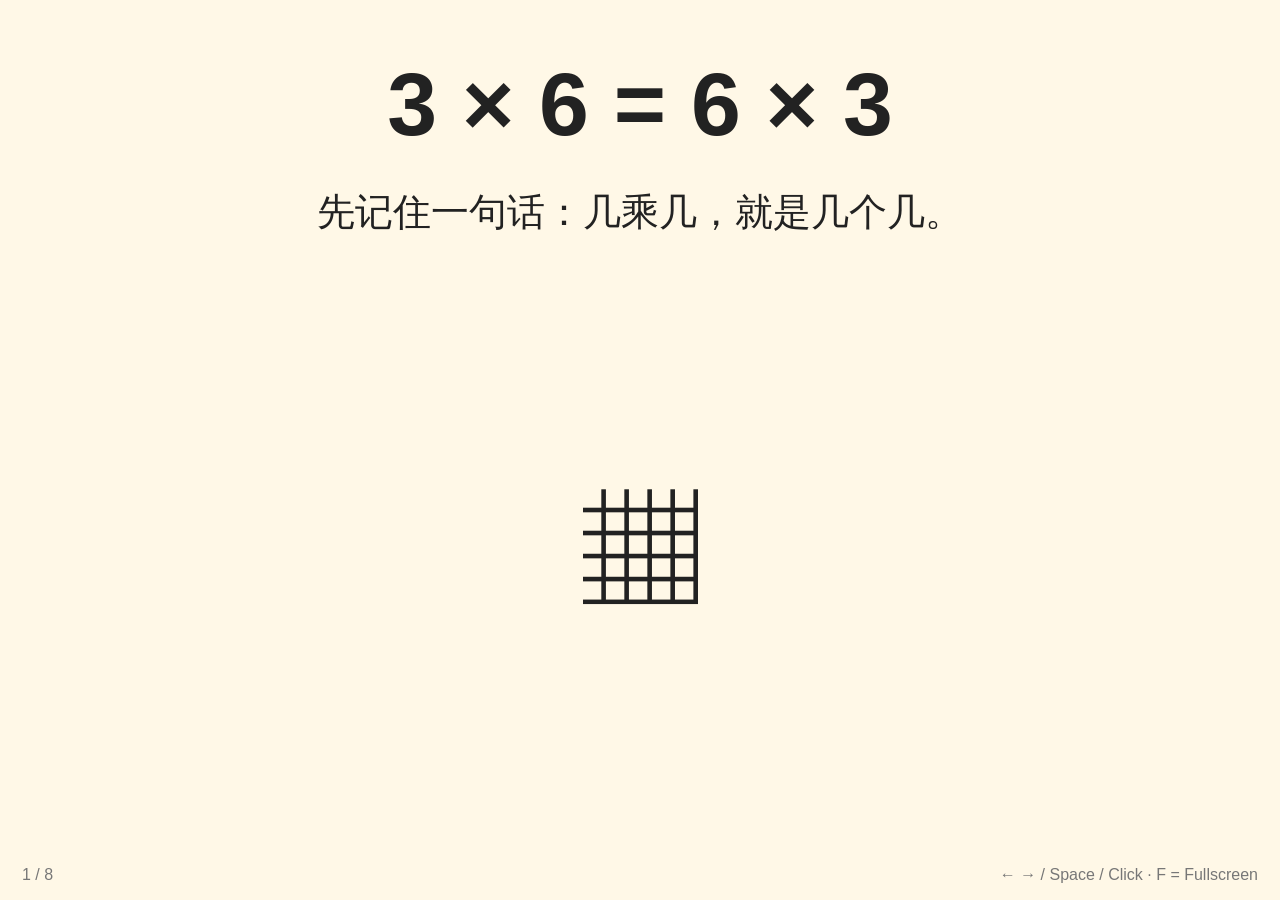
<file: lessons/multiplication-commutative-array/index.html>
<!doctype html>
<html lang="zh-CN">
<head>
  <meta charset="utf-8" />
  <meta name="viewport" content="width=device-width, initial-scale=1" />
  <title>乘法交换律：3×6 = 6×3</title>
  <link rel="stylesheet" href="../../assets/story-deck.css" />
  <style>
    .array-board {
      width: min(1080px, 92vw);
      height: min(560px, 62vh);
      background: #fff;
      border: 4px solid #222;
      border-radius: 28px;
      box-shadow: 0 8px 0 rgba(0,0,0,.16);
      position: relative;
      display: grid;
      place-items: center;
      overflow: hidden;
    }

    .array-board svg {
      width: 96%;
      height: 96%;
      display: block;
    }

    .block {
      fill: #ffcb69;
      stroke: #222;
      stroke-width: 3;
    }

    .row-band { fill: rgba(255, 203, 105, .34); stroke: #fb8500; stroke-width: 4; }
    .col-band { fill: rgba(142, 202, 230, .36); stroke: #1565c0; stroke-width: 4; }
    .row-brace { stroke: #fb8500; stroke-width: 8; stroke-linecap: round; fill: none; }
    .col-brace { stroke: #1565c0; stroke-width: 8; stroke-linecap: round; fill: none; }

    .svg-label {
      font: 900 28px -apple-system, BlinkMacSystemFont, "Segoe UI", "PingFang SC", "Microsoft YaHei", Arial, sans-serif;
      fill: #222;
      dominant-baseline: middle;
      text-anchor: middle;
    }

    .small-label {
      font: 800 22px -apple-system, BlinkMacSystemFont, "Segoe UI", "PingFang SC", "Microsoft YaHei", Arial, sans-serif;
      fill: #555;
      dominant-baseline: middle;
      text-anchor: middle;
    }

    .factor-card {
      fill: #fff;
      stroke: #222;
      stroke-width: 4;
      filter: drop-shadow(0 5px 0 rgba(0,0,0,.16));
    }

    .factor-blue { fill: #8ecae6; }
    .factor-orange { fill: #ffcb69; }
    .formula-text {
      font: 900 44px -apple-system, BlinkMacSystemFont, "Segoe UI", "PingFang SC", "Microsoft YaHei", Arial, sans-serif;
      fill: #222;
      dominant-baseline: middle;
      text-anchor: middle;
    }

    .formula-note {
      font: 800 21px -apple-system, BlinkMacSystemFont, "Segoe UI", "PingFang SC", "Microsoft YaHei", Arial, sans-serif;
      fill: #555;
      dominant-baseline: middle;
      text-anchor: middle;
    }

    .replay {
      position: absolute;
      right: 18px;
      bottom: 18px;
      border: 3px solid #222;
      background: #fff;
      border-radius: 999px;
      padding: 10px 18px;
      font-size: 18px;
      font-weight: 800;
      cursor: pointer;
    }

    .speed-controls {
      position: absolute;
      right: 18px;
      bottom: 68px;
      display: flex;
      gap: 8px;
      align-items: center;
      font-size: 16px;
      font-weight: 800;
      color: #555;
    }

    .speed-controls button {
      border: 2px solid #222;
      background: #fff;
      border-radius: 999px;
      padding: 6px 10px;
      font-size: 15px;
      font-weight: 900;
      cursor: pointer;
    }

    .speed-controls button.active { background: #ffcb69; }

    .legend {
      display: flex;
      justify-content: center;
      gap: 20px;
      flex-wrap: wrap;
    }

    .legend-item {
      background: #fff;
      border: 4px solid #222;
      border-radius: 18px;
      padding: 12px 18px;
      font-size: clamp(22px, 3vw, 34px);
      font-weight: 900;
      box-shadow: 0 6px 0 rgba(0,0,0,.13);
    }

    .orange { color: #c2410c; }
    .blue { color: #1565c0; }

    .formula-stack { display: grid; gap: 20px; width: min(1000px, 92vw); }
    .mini-equation {
      background: #fff;
      border: 4px solid #222;
      border-radius: 22px;
      padding: 18px 26px;
      font-size: clamp(30px, 4.5vw, 62px);
      font-weight: 900;
      text-align: center;
      box-shadow: 0 8px 0 rgba(0,0,0,.14);
    }

    @media (max-width: 760px) {
      .array-board { height: 56vh; }
      .speed-controls { bottom: 62px; }
    }
  </style>
</head>
<body>
<div class="deck">
  <section class="slide active">
    <h1>3 × 6 = 6 × 3</h1>
    <p class="center">先记住一句话：几乘几，就是几个几。</p>
    <div class="stage"><div class="emoji">▦</div></div>
  </section>

  <section class="slide">
    <h2>3 × 6 是什么？</h2>
    <p class="center"><span class="orange">3 × 6</span> 不是先背答案，而是：<b>3 个 6</b>。</p>
    <div class="stage">
      <div class="formula-stack">
        <div class="mini-equation">3 × 6 = 3 个 6</div>
        <div class="mini-equation">也就是：3 排，每排 6 个</div>
      </div>
    </div>
  </section>

  <section class="slide">
    <h2>先按“行”来看</h2>
    <p class="center">3 排，每排 6 个。</p>
    <div class="stage">
      <div class="array-board"><svg id="rowArray" viewBox="0 0 760 420" aria-label="3 rows, each row has 6 blocks"></svg></div>
    </div>
  </section>

  <section class="slide transform-slide">
    <h2>同一批小方块，换一个看法</h2>
    <p class="center">小方块不动；只是从“按行数”变成“按列数”。</p>
    <div class="stage">
      <div class="array-board" aria-label="commutative animation">
        <svg id="commutativeSvg" viewBox="0 0 760 420" aria-label="same 18 blocks change grouping from rows to columns"></svg>
        <div class="speed-controls" onclick="event.stopPropagation()">
          速度
          <button type="button" data-speed="9000">慢</button>
          <button type="button" data-speed="6500" class="active">中</button>
          <button type="button" data-speed="4200">快</button>
        </div>
        <button class="replay" type="button" onclick="replayCommutative(event)">重播动画</button>
      </div>
    </div>
  </section>

  <section class="slide">
    <h2>再按“列”来看</h2>
    <p class="center">6 列，每列 3 个。</p>
    <div class="stage">
      <div class="array-board"><svg id="colArray" viewBox="0 0 760 420" aria-label="6 columns, each column has 3 blocks"></svg></div>
    </div>
  </section>

  <section class="slide">
    <h2>所以它们相等</h2>
    <div class="stage">
      <div class="formula-stack">
        <div class="mini-equation"><span class="orange">3 × 6</span> = 3 个 6</div>
        <div class="mini-equation"><span class="blue">6 × 3</span> = 6 个 3</div>
        <div class="mini-equation">小方块总数都是 18</div>
      </div>
    </div>
  </section>

  <section class="slide">
    <h2>最后记住这个画面</h2>
    <p class="center">同一个长方形，可以横着数，也可以竖着数。</p>
    <div class="stage">
      <div class="array-board"><svg id="finalArray" viewBox="0 0 760 420" aria-label="3 times 6 equals 6 times 3 summary"></svg></div>
    </div>
  </section>

  <section class="slide">
    <h2>结论</h2>
    <div class="stage">
      <div class="note">
        <p class="big">3 × 6 = 6 × 3</p>
        <p>乘的顺序交换了，总数没有变。</p>
      </div>
    </div>
  </section>
</div>
<script src="../../assets/story-deck.js"></script>
<script>
  const SVG_NS = 'http://www.w3.org/2000/svg';
  const ROWS = 3;
  const COLS = 6;
  const CELL = 48;
  const GAP = 10;
  const STEP = CELL + GAP;
  const GRID_X = 206;
  const GRID_Y = 132;
  const GRID_W = COLS * CELL + (COLS - 1) * GAP;
  const GRID_H = ROWS * CELL + (ROWS - 1) * GAP;
  let animationId = null;
  let animationDuration = 6500;

  function clamp01(value) {
    return Math.max(0, Math.min(1, value));
  }

  function easeInOut(t) {
    const x = clamp01(t);
    return x < 0.5 ? 2 * x * x : 1 - Math.pow(-2 * x + 2, 2) / 2;
  }

  function el(name, attrs = {}, text = '') {
    const node = document.createElementNS(SVG_NS, name);
    for (const [key, value] of Object.entries(attrs)) node.setAttribute(key, value);
    if (text) node.textContent = text;
    return node;
  }

  function addBlocks(svg) {
    const group = el('g', { id: 'blockGrid' });
    for (let r = 0; r < ROWS; r++) {
      for (let c = 0; c < COLS; c++) {
        group.appendChild(el('rect', {
          class: 'block',
          x: GRID_X + c * STEP,
          y: GRID_Y + r * STEP,
          width: CELL,
          height: CELL,
          rx: 8
        }));
      }
    }
    svg.appendChild(group);
  }

  function addRowBands(svg, opacity = 1) {
    const group = el('g', { id: 'rowBands', opacity });
    for (let r = 0; r < ROWS; r++) {
      group.appendChild(el('rect', {
        class: 'row-band',
        x: GRID_X - 8,
        y: GRID_Y + r * STEP - 8,
        width: GRID_W + 16,
        height: CELL + 16,
        rx: 14
      }));
      group.appendChild(el('text', {
        class: 'small-label',
        x: GRID_X - 58,
        y: GRID_Y + r * STEP + CELL / 2
      }, `第${r + 1}个6`));
    }
    svg.appendChild(group);
  }

  function addColBands(svg, opacity = 1) {
    const group = el('g', { id: 'colBands', opacity });
    for (let c = 0; c < COLS; c++) {
      group.appendChild(el('rect', {
        class: 'col-band',
        x: GRID_X + c * STEP - 8,
        y: GRID_Y - 8,
        width: CELL + 16,
        height: GRID_H + 16,
        rx: 14
      }));
      group.appendChild(el('text', {
        class: 'small-label',
        x: GRID_X + c * STEP + CELL / 2,
        y: GRID_Y - 34
      }, `第${c + 1}个3`));
    }
    svg.appendChild(group);
  }

  function addFormula(svg, idPrefix, left, right) {
    const group = el('g', { id: `${idPrefix}Formula` });
    group.appendChild(el('rect', { id: `${idPrefix}LeftCard`, class: 'factor-card factor-orange', x: left.x - 42, y: left.y - 34, width: 84, height: 68, rx: 16 }));
    group.appendChild(el('text', { id: `${idPrefix}LeftText`, class: 'formula-text', x: left.x, y: left.y }, left.text));
    group.appendChild(el('text', { class: 'formula-text', x: 380, y: 62 }, '×'));
    group.appendChild(el('rect', { id: `${idPrefix}RightCard`, class: 'factor-card factor-blue', x: right.x - 42, y: right.y - 34, width: 84, height: 68, rx: 16 }));
    group.appendChild(el('text', { id: `${idPrefix}RightText`, class: 'formula-text', x: right.x, y: right.y }, right.text));
    group.appendChild(el('text', { id: `${idPrefix}Note`, class: 'formula-note', x: 380, y: 106 }, left.note));
    svg.appendChild(group);
  }

  function drawStaticArray(targetId, mode) {
    const svg = document.getElementById(targetId);
    if (!svg) return;
    svg.innerHTML = '';

    if (mode === 'row') {
      addRowBands(svg, 1);
      addBlocks(svg);
      addFormula(svg, targetId, { x: 324, y: 62, text: '3', note: '3 排，每排 6 个' }, { x: 436, y: 62, text: '6' });
    } else if (mode === 'col') {
      addColBands(svg, 1);
      addBlocks(svg);
      addFormula(svg, targetId, { x: 324, y: 62, text: '6', note: '6 列，每列 3 个' }, { x: 436, y: 62, text: '3' });
    } else {
      addRowBands(svg, .45);
      addColBands(svg, .45);
      addBlocks(svg);
      svg.appendChild(el('text', { class: 'formula-text', x: 380, y: 62 }, '3 × 6 = 6 × 3'));
      svg.appendChild(el('text', { class: 'formula-note', x: 380, y: 106 }, '同一批 18 个小方块，横着数和竖着数都一样'));
    }
  }

  function drawAnimationScene() {
    const svg = document.getElementById('commutativeSvg');
    if (!svg) return;
    svg.innerHTML = '';
    addRowBands(svg, 1);
    addColBands(svg, 0);
    addBlocks(svg);
    addFormula(svg, 'anim', { x: 324, y: 62, text: '3', note: '先看成：3 个 6' }, { x: 436, y: 62, text: '6' });
  }

  function setRect(node, cx, cy) {
    node.setAttribute('x', cx - 42);
    node.setAttribute('y', cy - 34);
  }

  function setText(node, cx, cy) {
    node.setAttribute('x', cx);
    node.setAttribute('y', cy);
  }

  function setAnimationProgress(progress) {
    const p = clamp01(progress);
    const rowBands = document.getElementById('rowBands');
    const colBands = document.getElementById('colBands');
    const leftCard = document.getElementById('animLeftCard');
    const rightCard = document.getElementById('animRightCard');
    const leftText = document.getElementById('animLeftText');
    const rightText = document.getElementById('animRightText');
    const note = document.getElementById('animNote');
    if (!rowBands || !colBands || !leftCard || !rightCard || !leftText || !rightText || !note) return;

    const switchProgress = easeInOut((p - 0.22) / 0.56);
    rowBands.setAttribute('opacity', String(1 - switchProgress));
    colBands.setAttribute('opacity', String(switchProgress));

    const leftStart = { x: 324, y: 62 };
    const rightStart = { x: 436, y: 62 };
    const leftEnd = rightStart;
    const rightEnd = leftStart;
    const swap = easeInOut((p - 0.28) / 0.44);
    const lift = Math.sin(swap * Math.PI) * 30;

    const leftX = leftStart.x + (leftEnd.x - leftStart.x) * swap;
    const leftY = leftStart.y - lift;
    const rightX = rightStart.x + (rightEnd.x - rightStart.x) * swap;
    const rightY = rightStart.y + lift;

    setRect(leftCard, leftX, leftY);
    setText(leftText, leftX, leftY);
    setRect(rightCard, rightX, rightY);
    setText(rightText, rightX, rightY);

    if (p < 0.22) {
      note.textContent = '先看成：3 个 6';
    } else if (p < 0.72) {
      note.textContent = '小方块不动，只是换成按列看';
    } else {
      note.textContent = '再看成：6 个 3';
    }
  }

  function replayCommutative(event) {
    if (event) event.stopPropagation();
    if (animationId) cancelAnimationFrame(animationId);
    drawAnimationScene();
    const start = performance.now();

    function frame(now) {
      const progress = Math.min((now - start) / animationDuration, 1);
      setAnimationProgress(progress);
      if (progress < 1) animationId = requestAnimationFrame(frame);
    }

    animationId = requestAnimationFrame(frame);
  }

  function setSpeed(ms, button) {
    animationDuration = ms;
    document.querySelectorAll('[data-speed]').forEach(btn => btn.classList.toggle('active', btn === button));
    replayCommutative();
  }

  document.querySelectorAll('[data-speed]').forEach(button => {
    button.addEventListener('click', event => {
      event.stopPropagation();
      setSpeed(Number(button.dataset.speed), button);
    });
  });

  drawStaticArray('rowArray', 'row');
  drawStaticArray('colArray', 'col');
  drawStaticArray('finalArray', 'both');
  drawAnimationScene();

  const observer = new MutationObserver(() => {
    const slide = document.querySelector('.transform-slide');
    if (slide?.classList.contains('active')) replayCommutative();
  });
  observer.observe(document.querySelector('.transform-slide'), { attributes: true, attributeFilter: ['class'] });
</script>
</body>
</html>
</file>
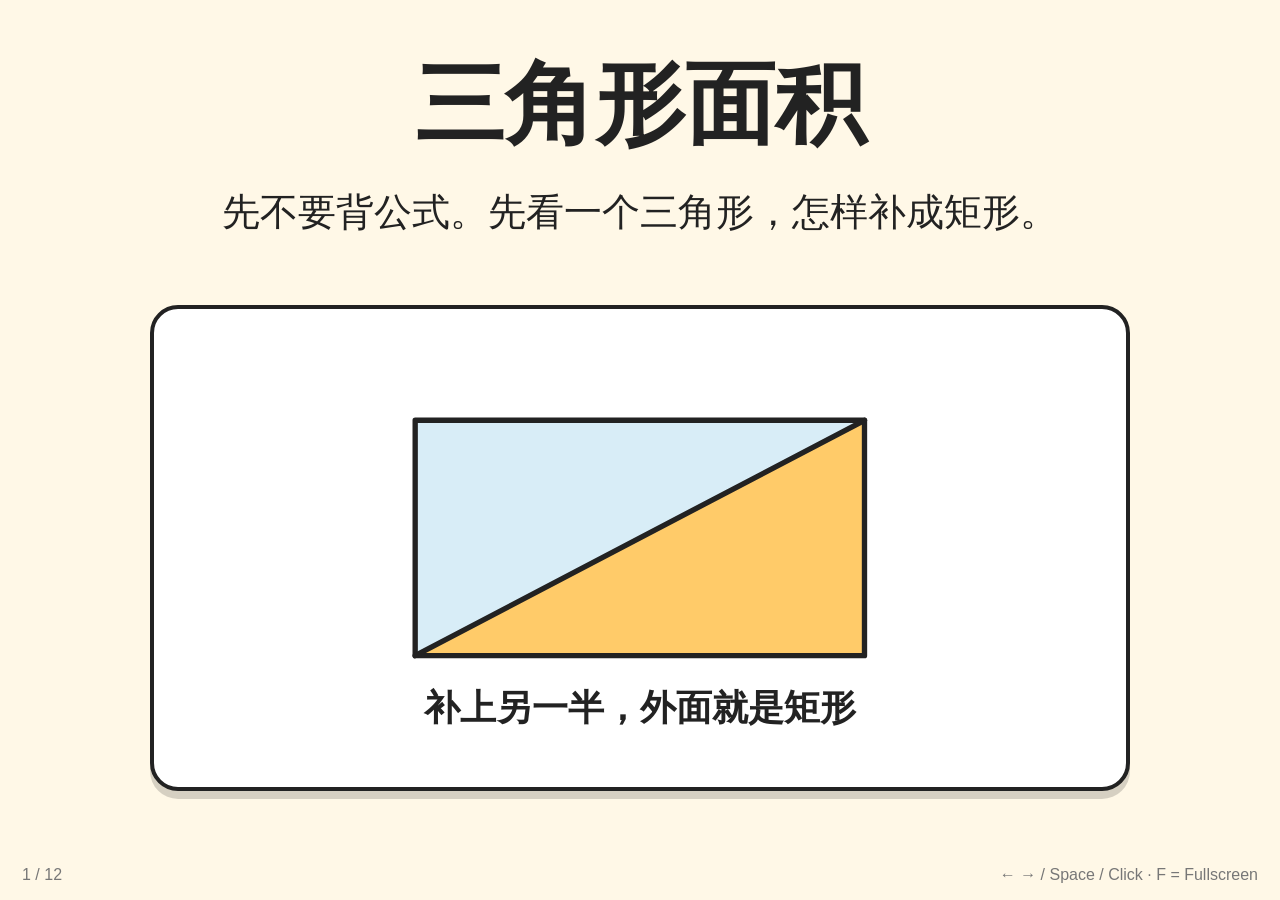
<file: lessons/triangle-area-rectangle-cut/index.html>
<!doctype html>
<html lang="zh-CN">
<head>
  <meta charset="utf-8" />
  <meta name="viewport" content="width=device-width, initial-scale=1" />
  <title>三角形面积：补成矩形</title>
  <link rel="stylesheet" href="../../assets/story-deck.css" />
  <style>
    .shape-board {
      width: min(980px, 90vw);
      height: min(500px, 54vh);
      background: #fff;
      border: 4px solid #222;
      border-radius: 28px;
      box-shadow: 0 8px 0 rgba(0,0,0,.16);
      display: flex;
      align-items: center;
      justify-content: center;
      overflow: hidden;
    }

    .shape-board.compact { height: min(430px, 48vh); }
    .shape-board svg { width: 94%; height: 94%; display: block; }

    .orange { fill: #ffcb69; stroke: none; }
    .blue { fill: #8ecae6; stroke: none; }
    .blue-soft { fill: #8ecae6; stroke: none; opacity: .34; }
    .outline { fill: none; stroke: #222; stroke-width: 5; stroke-linejoin: round; stroke-linecap: round; }
    .thin-outline { fill: none; stroke: #222; stroke-width: 4; stroke-linejoin: round; stroke-linecap: round; }
    .diag { stroke: #222; stroke-width: 5; stroke-linecap: round; }
    .height-line { stroke: #fb8500; stroke-width: 6; stroke-dasharray: 12 10; stroke-linecap: round; }
    .base-line { stroke: #222; stroke-width: 6; stroke-linecap: round; }
    .label { font: 800 28px -apple-system, BlinkMacSystemFont, "Segoe UI", "PingFang SC", "Microsoft YaHei", Arial, sans-serif; fill: #222; }
    .small-label { font: 700 22px -apple-system, BlinkMacSystemFont, "Segoe UI", "PingFang SC", "Microsoft YaHei", Arial, sans-serif; fill: #555; }
    .formula-label { font: 900 34px -apple-system, BlinkMacSystemFont, "Segoe UI", "PingFang SC", "Microsoft YaHei", Arial, sans-serif; fill: #222; }

    .complete-triangle { opacity: 0; transform-box: fill-box; transform-origin: center; }
    .active .complete-triangle { animation: completeIn 2s ease forwards .35s; }
    @keyframes completeIn {
      0% { opacity: 0; transform: translate(-64px, -28px); }
      100% { opacity: 1; transform: translate(0, 0); }
    }

    .draw-line { stroke-dasharray: 260; stroke-dashoffset: 260; }
    .active .draw-line { animation: drawLine 1.4s ease forwards; }
    @keyframes drawLine { to { stroke-dashoffset: 0; } }

    .formula-grid {
      width: min(1080px, 94vw);
      display: grid;
      grid-template-columns: minmax(420px, 1.1fr) minmax(320px, .9fr);
      gap: 26px;
      align-items: center;
      justify-items: center;
    }

    .formula-stack { display: grid; gap: 18px; width: 100%; }
    .mini-equation {
      background: #fff;
      border: 4px solid #222;
      border-radius: 22px;
      padding: 16px 22px;
      font-size: clamp(28px, 3.8vw, 52px);
      font-weight: 900;
      text-align: center;
      box-shadow: 0 8px 0 rgba(0,0,0,.14);
    }

    @media (max-width: 860px) {
      .formula-grid { grid-template-columns: 1fr; }
      .shape-board { height: min(430px, 48vh); }
    }
  </style>
</head>
<body>
<div class="deck">
  <section class="slide active">
    <h1>三角形面积</h1>
    <p class="center">先不要背公式。先看一个三角形，怎样补成矩形。</p>
    <div class="stage">
      <div class="shape-board">
        <svg viewBox="0 0 760 420" role="img" aria-label="right triangle completed into a rectangle">
          <polygon class="blue-soft" points="170,310 170,90 590,90" />
          <polygon class="orange" points="170,310 590,310 590,90" />
          <rect class="outline" x="170" y="90" width="420" height="220" rx="0" />
          <line class="diag" x1="170" y1="310" x2="590" y2="90" />
          <text class="formula-label" x="380" y="370" text-anchor="middle">补上另一半，外面就是矩形</text>
        </svg>
      </div>
    </div>
  </section>

  <section class="slide">
    <h2>先看这个直角三角形</h2>
    <p class="center">底是 8，高是 5。面积是多少？</p>
    <div class="stage">
      <div class="shape-board">
        <svg viewBox="0 0 760 420" role="img" aria-label="right triangle with base 8 and height 5">
          <polygon class="orange" points="170,310 590,310 590,90" />
          <polygon class="outline" points="170,310 590,310 590,90" />
          <line class="base-line" x1="170" y1="335" x2="590" y2="335" />
          <line class="height-line" x1="615" y1="90" x2="615" y2="310" />
          <text class="label" x="380" y="375" text-anchor="middle">底 8</text>
          <text class="label" x="645" y="205">高 5</text>
          <text class="small-label" x="430" y="262">这个图形不好直接数</text>
        </svg>
      </div>
    </div>
  </section>

  <section class="slide">
    <h2>补上自己的另一半</h2>
    <p class="center">注意：补的三角形和原来的三角形，三条边都完全对齐。</p>
    <div class="stage">
      <div class="shape-board">
        <svg viewBox="0 0 760 420" role="img" aria-label="right triangle completed by matching triangle">
          <polygon class="orange" points="170,310 590,310 590,90" />
          <polygon class="blue complete-triangle" points="170,310 170,90 590,90" />
          <rect class="outline" x="170" y="90" width="420" height="220" />
          <line class="diag" x1="170" y1="310" x2="590" y2="90" />
          <text class="label" x="380" y="370" text-anchor="middle">补齐后，外轮廓刚好是矩形</text>
        </svg>
      </div>
    </div>
  </section>

  <section class="slide">
    <h2>图形告诉我们什么？</h2>
    <div class="stage">
      <div class="formula-grid">
        <div class="shape-board compact">
          <svg viewBox="0 0 760 420" role="img" aria-label="two matching right triangles make one rectangle">
            <polygon class="blue" points="170,310 170,90 590,90" />
            <polygon class="orange" points="170,310 590,310 590,90" />
            <rect class="outline" x="170" y="90" width="420" height="220" />
            <line class="diag" x1="170" y1="310" x2="590" y2="90" />
            <text class="label" x="430" y="260">原来的三角形</text>
            <text class="label" x="245" y="155">补上的一半</text>
          </svg>
        </div>
        <div class="formula-stack">
          <div class="mini-equation">两个一样的三角形</div>
          <div class="mini-equation">刚好组成一个矩形</div>
        </div>
      </div>
    </div>
  </section>

  <section class="slide">
    <h2>矩形面积是多少？</h2>
    <div class="stage">
      <div class="formula-grid">
        <div class="shape-board compact">
          <svg viewBox="0 0 760 420" role="img" aria-label="rectangle reference with base and height">
            <polygon class="blue" points="170,310 170,90 590,90" />
            <polygon class="orange" points="170,310 590,310 590,90" />
            <rect class="outline" x="170" y="90" width="420" height="220" />
            <line class="diag" x1="170" y1="310" x2="590" y2="90" />
            <line class="base-line" x1="170" y1="335" x2="590" y2="335" />
            <line class="height-line" x1="615" y1="90" x2="615" y2="310" />
            <text class="label" x="380" y="375" text-anchor="middle">底 8</text>
            <text class="label" x="645" y="205">高 5</text>
          </svg>
        </div>
        <div class="formula-stack">
          <div class="mini-equation">矩形面积 = 底 × 高</div>
          <div class="mini-equation">8 × 5 = 40</div>
        </div>
      </div>
    </div>
  </section>

  <section class="slide">
    <h2>一个三角形只占一半</h2>
    <div class="stage">
      <div class="formula-grid">
        <div class="shape-board compact">
          <svg viewBox="0 0 760 420" role="img" aria-label="right triangle is half of rectangle">
            <polygon class="blue-soft" points="170,310 170,90 590,90" />
            <polygon class="orange" points="170,310 590,310 590,90" />
            <rect class="outline" x="170" y="90" width="420" height="220" />
            <line class="diag" x1="170" y1="310" x2="590" y2="90" />
            <text class="formula-label" x="430" y="260">这一半</text>
          </svg>
        </div>
        <div class="formula-stack">
          <div class="mini-equation">矩形面积 = 40</div>
          <div class="mini-equation">三角形面积 = 40 ÷ 2</div>
          <div class="mini-equation">= 20</div>
        </div>
      </div>
    </div>
  </section>

  <section class="slide">
    <h2>直角三角形面积</h2>
    <div class="stage">
      <div class="formula-grid">
        <div class="shape-board compact">
          <svg viewBox="0 0 760 420" role="img" aria-label="right triangle area formula with diagram">
            <polygon class="blue-soft" points="170,310 170,90 590,90" />
            <polygon class="orange" points="170,310 590,310 590,90" />
            <rect class="outline" x="170" y="90" width="420" height="220" />
            <line class="diag" x1="170" y1="310" x2="590" y2="90" />
            <line class="base-line" x1="170" y1="335" x2="590" y2="335" />
            <line class="height-line" x1="615" y1="90" x2="615" y2="310" />
            <text class="label" x="380" y="375" text-anchor="middle">底</text>
            <text class="label" x="645" y="205">高</text>
          </svg>
        </div>
        <div class="note">
          <p class="big">面积 = 底 × 高 ÷ 2</p>
          <p>因为它是这个矩形的一半。</p>
        </div>
      </div>
    </div>
  </section>

  <section class="slide">
    <h2>普通三角形怎么办？</h2>
    <p class="center">还是不要直接背公式。先找到它的高。</p>
    <div class="stage">
      <div class="shape-board">
        <svg viewBox="0 0 760 420" role="img" aria-label="ordinary triangle with height">
          <polygon class="orange" points="130,310 620,310 390,90" />
          <polygon class="outline" points="130,310 620,310 390,90" />
          <line class="height-line draw-line" x1="390" y1="90" x2="390" y2="310" />
          <line class="base-line" x1="130" y1="335" x2="620" y2="335" />
          <text class="label" x="375" y="375" text-anchor="middle">整个底</text>
          <text class="label" x="420" y="205">高</text>
        </svg>
      </div>
    </div>
  </section>

  <section class="slide">
    <h2>高把它分成两个直角三角形</h2>
    <p class="center">左边补左边，右边补右边。每个角都严格对齐。</p>
    <div class="stage">
      <div class="shape-board">
        <svg viewBox="0 0 760 420" role="img" aria-label="ordinary triangle split and completed into rectangles">
          <polygon class="blue-soft" points="130,310 130,90 390,90" />
          <polygon class="orange" points="130,310 390,310 390,90" />
          <polygon class="orange" points="390,90 390,310 620,310" />
          <polygon class="blue-soft" points="390,90 620,90 620,310" />
          <rect class="thin-outline" x="130" y="90" width="260" height="220" />
          <rect class="thin-outline" x="390" y="90" width="230" height="220" />
          <line class="diag" x1="130" y1="310" x2="390" y2="90" />
          <line class="diag" x1="390" y1="90" x2="620" y2="310" />
          <line class="height-line" x1="390" y1="90" x2="390" y2="310" />
          <text class="small-label" x="260" y="355" text-anchor="middle">左底</text>
          <text class="small-label" x="505" y="355" text-anchor="middle">右底</text>
          <text class="small-label" x="410" y="205">同一条高</text>
        </svg>
      </div>
    </div>
  </section>

  <section class="slide">
    <h2>左边一半，右边也一半</h2>
    <div class="stage">
      <div class="formula-grid">
        <div class="shape-board compact">
          <svg viewBox="0 0 760 420" role="img" aria-label="ordinary triangle as two halves of two rectangles">
            <polygon class="blue-soft" points="130,310 130,90 390,90" />
            <polygon class="orange" points="130,310 390,310 390,90" />
            <polygon class="orange" points="390,90 390,310 620,310" />
            <polygon class="blue-soft" points="390,90 620,90 620,310" />
            <rect class="thin-outline" x="130" y="90" width="260" height="220" />
            <rect class="thin-outline" x="390" y="90" width="230" height="220" />
            <line class="height-line" x1="390" y1="90" x2="390" y2="310" />
            <line class="diag" x1="130" y1="310" x2="390" y2="90" />
            <line class="diag" x1="390" y1="90" x2="620" y2="310" />
          </svg>
        </div>
        <div class="formula-stack">
          <div class="mini-equation">左边 = 左底 × 高 ÷ 2</div>
          <div class="mini-equation">右边 = 右底 × 高 ÷ 2</div>
        </div>
      </div>
    </div>
  </section>

  <section class="slide">
    <h2>合起来就是整个三角形</h2>
    <div class="stage">
      <div class="formula-grid">
        <div class="shape-board compact">
          <svg viewBox="0 0 760 420" role="img" aria-label="ordinary triangle with base and height">
            <polygon class="orange" points="130,310 620,310 390,90" />
            <polygon class="outline" points="130,310 620,310 390,90" />
            <line class="height-line" x1="390" y1="90" x2="390" y2="310" />
            <line class="base-line" x1="130" y1="335" x2="620" y2="335" />
            <text class="label" x="375" y="375" text-anchor="middle">底 = 左底 + 右底</text>
            <text class="label" x="420" y="205">高</text>
          </svg>
        </div>
        <div class="formula-stack">
          <div class="mini-equation">左底 + 右底 = 整个底</div>
          <div class="mini-equation">面积 = 底 × 高 ÷ 2</div>
        </div>
      </div>
    </div>
  </section>

  <section class="slide">
    <h2>最后记住这个画面</h2>
    <div class="stage">
      <div class="formula-grid">
        <div class="shape-board compact">
          <svg viewBox="0 0 760 420" role="img" aria-label="triangle completed into rectangle final memory image">
            <polygon class="blue-soft" points="170,310 170,90 590,90" />
            <polygon class="orange" points="170,310 590,310 590,90" />
            <rect class="outline" x="170" y="90" width="420" height="220" />
            <line class="diag" x1="170" y1="310" x2="590" y2="90" />
            <text class="small-label" x="380" y="365" text-anchor="middle">一个三角形，是补齐后矩形的一半</text>
          </svg>
        </div>
        <div class="note">
          <p class="big">三角形面积 = 底 × 高 ÷ 2</p>
          <p>不是因为公式规定，而是因为它能补成矩形。</p>
        </div>
      </div>
    </div>
  </section>
</div>
<script src="../../assets/story-deck.js"></script>
</body>
</html>
</file>
<file: assets/story-deck.css>
:root {
  --bg: #fff8e7;
  --ink: #222;
  --muted: #666;
  --card: #fff;
  --line: #222;
  --accent: #ffb703;
}

* { box-sizing: border-box; }

html, body {
  margin: 0;
  width: 100%;
  height: 100%;
  background: var(--bg);
  color: var(--ink);
  font-family: -apple-system, BlinkMacSystemFont, "Segoe UI", "PingFang SC", "Microsoft YaHei", Arial, sans-serif;
}

body { overflow: hidden; }

.deck {
  width: 100vw;
  height: 100vh;
  position: relative;
  overflow: hidden;
}

.slide {
  position: absolute;
  inset: 0;
  display: none;
  padding: 6vh 7vw;
}

.slide.active {
  display: flex;
  flex-direction: column;
}

h1, h2 {
  margin: 0 0 2vh;
  line-height: 1.12;
  text-align: center;
}

h1 { font-size: clamp(44px, 7vw, 92px); }
h2 { font-size: clamp(34px, 5vw, 68px); }

p {
  margin: 0.7rem 0;
  font-size: clamp(24px, 3vw, 42px);
  line-height: 1.45;
}

.stage {
  flex: 1;
  display: flex;
  align-items: center;
  justify-content: center;
  gap: 28px;
  flex-wrap: wrap;
}

.card, .formula, .note {
  background: var(--card);
  border: 4px solid var(--line);
  border-radius: 24px;
  padding: 24px 34px;
  box-shadow: 0 8px 0 rgba(0, 0, 0, 0.16);
}

.note { border-left: 12px solid var(--accent); }

.big { font-size: clamp(46px, 7vw, 96px); font-weight: 900; }
.med { font-size: clamp(34px, 5vw, 68px); font-weight: 800; }
.center { text-align: center; }
.muted { color: var(--muted); }

.emoji { font-size: clamp(52px, 9vw, 132px); line-height: 1.05; }
.candy { font-size: clamp(38px, 5vw, 74px); }

.grid-5 {
  display: grid;
  grid-template-columns: repeat(5, minmax(90px, 1fr));
  gap: 18px;
  width: min(1100px, 90vw);
}

.cell {
  background: #fff;
  border: 3px solid #222;
  border-radius: 18px;
  padding: 16px;
  text-align: center;
  font-size: clamp(28px, 4vw, 52px);
}

.block-row { display: flex; justify-content: center; gap: 5px; margin: 4px 0; }
.block {
  width: clamp(22px, 3vw, 42px);
  height: clamp(22px, 3vw, 42px);
  border: 2px solid #222;
  background: #ffcb69;
}
.block.blue { background: #8ecae6; }

.footer, .help {
  position: fixed;
  bottom: 16px;
  font-size: 16px;
  color: #777;
  z-index: 10;
}
.footer { left: 22px; }
.help { right: 22px; }

table {
  border-collapse: collapse;
  background: #fff;
  font-size: clamp(22px, 3vw, 36px);
}
th, td { border: 3px solid #222; padding: 16px 24px; }

@media print {
  body { overflow: visible; }
  .deck { height: auto; overflow: visible; }
  .slide { position: relative; display: flex; height: 100vh; page-break-after: always; }
  .footer, .help { display: none; }
}
</file>
